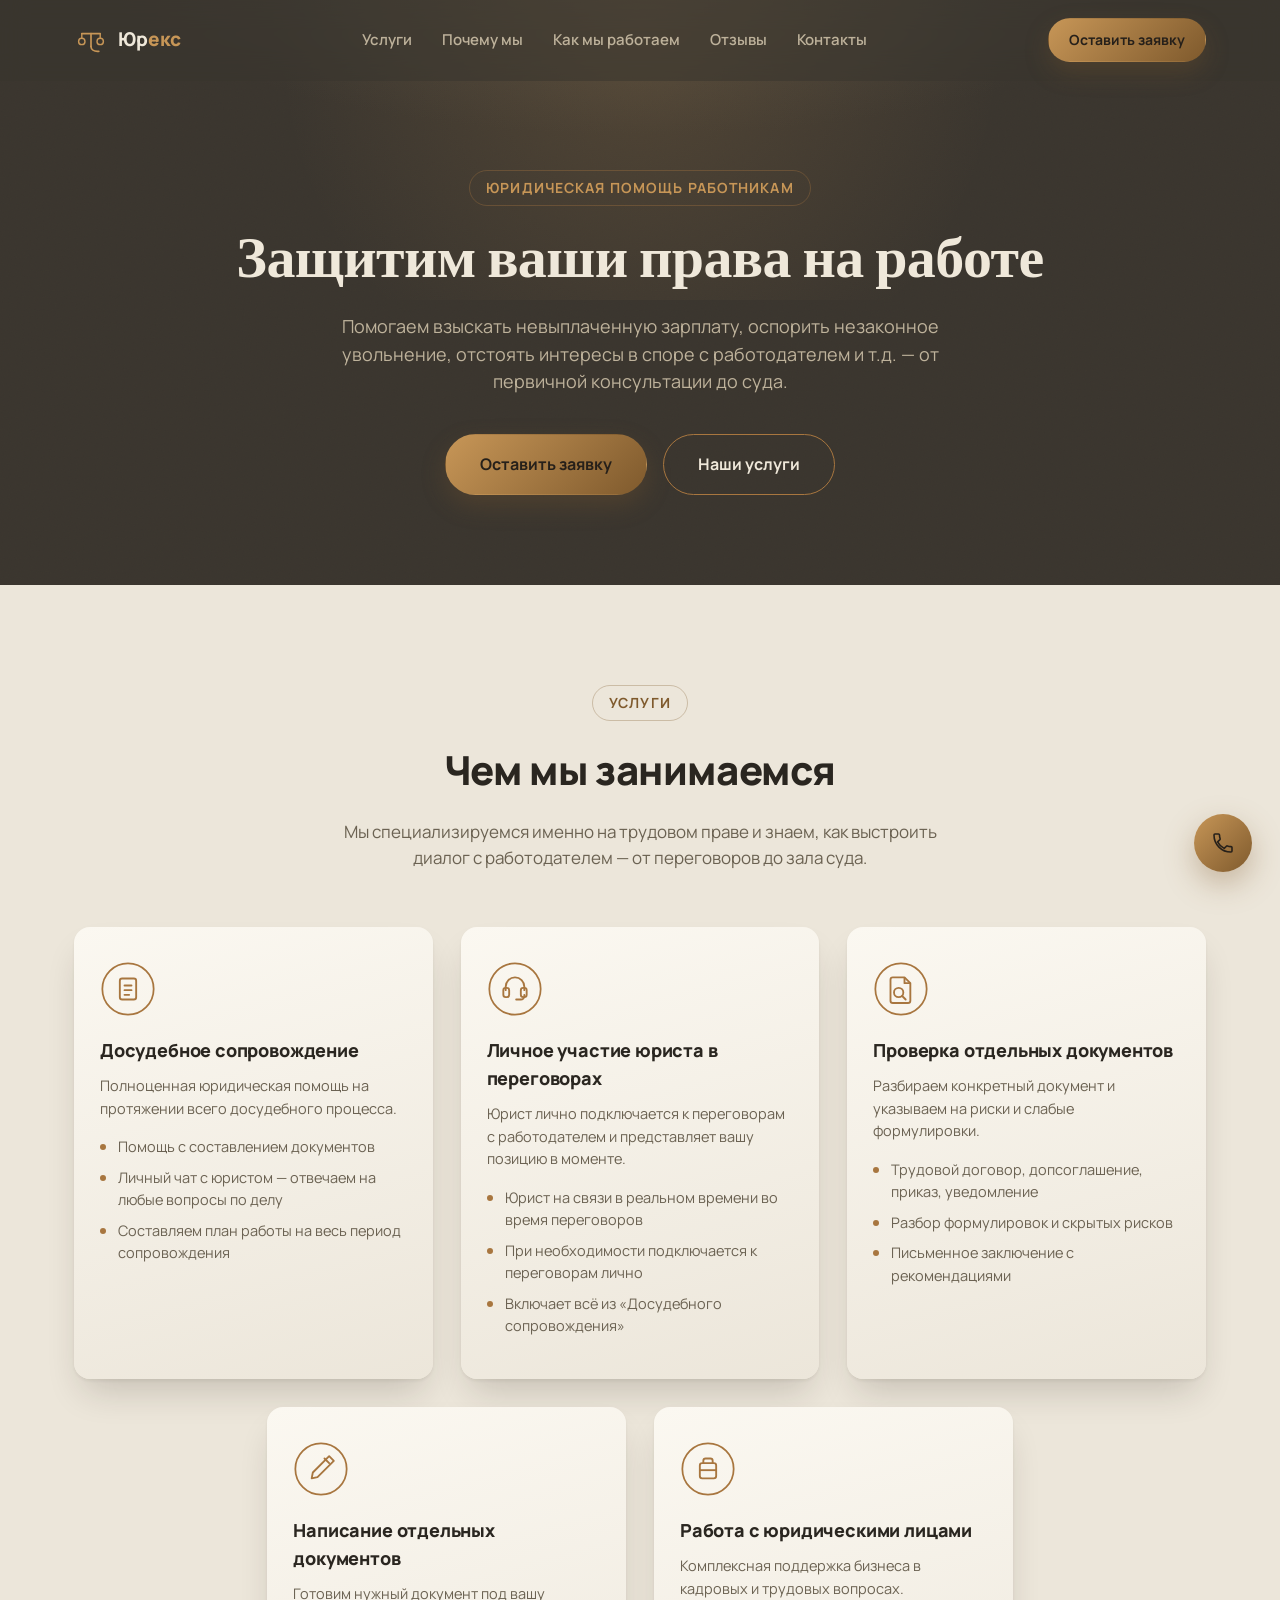
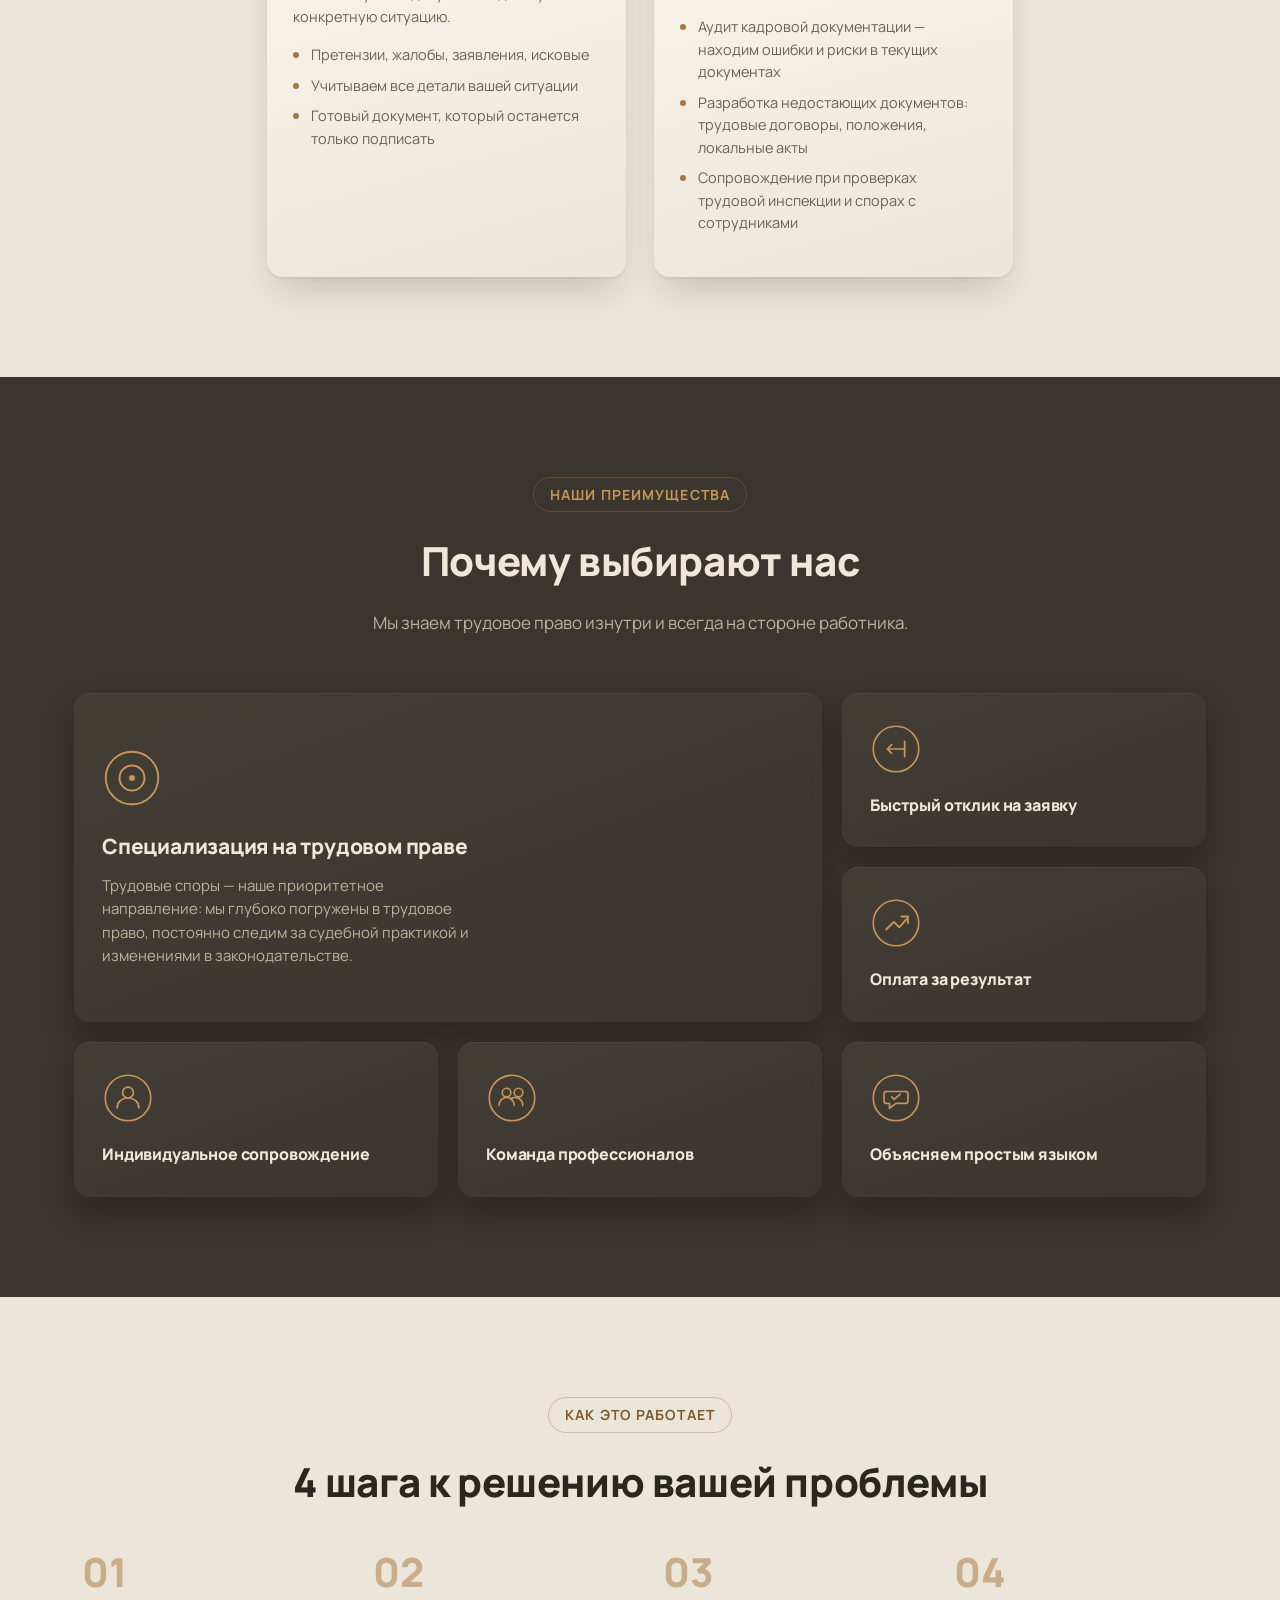
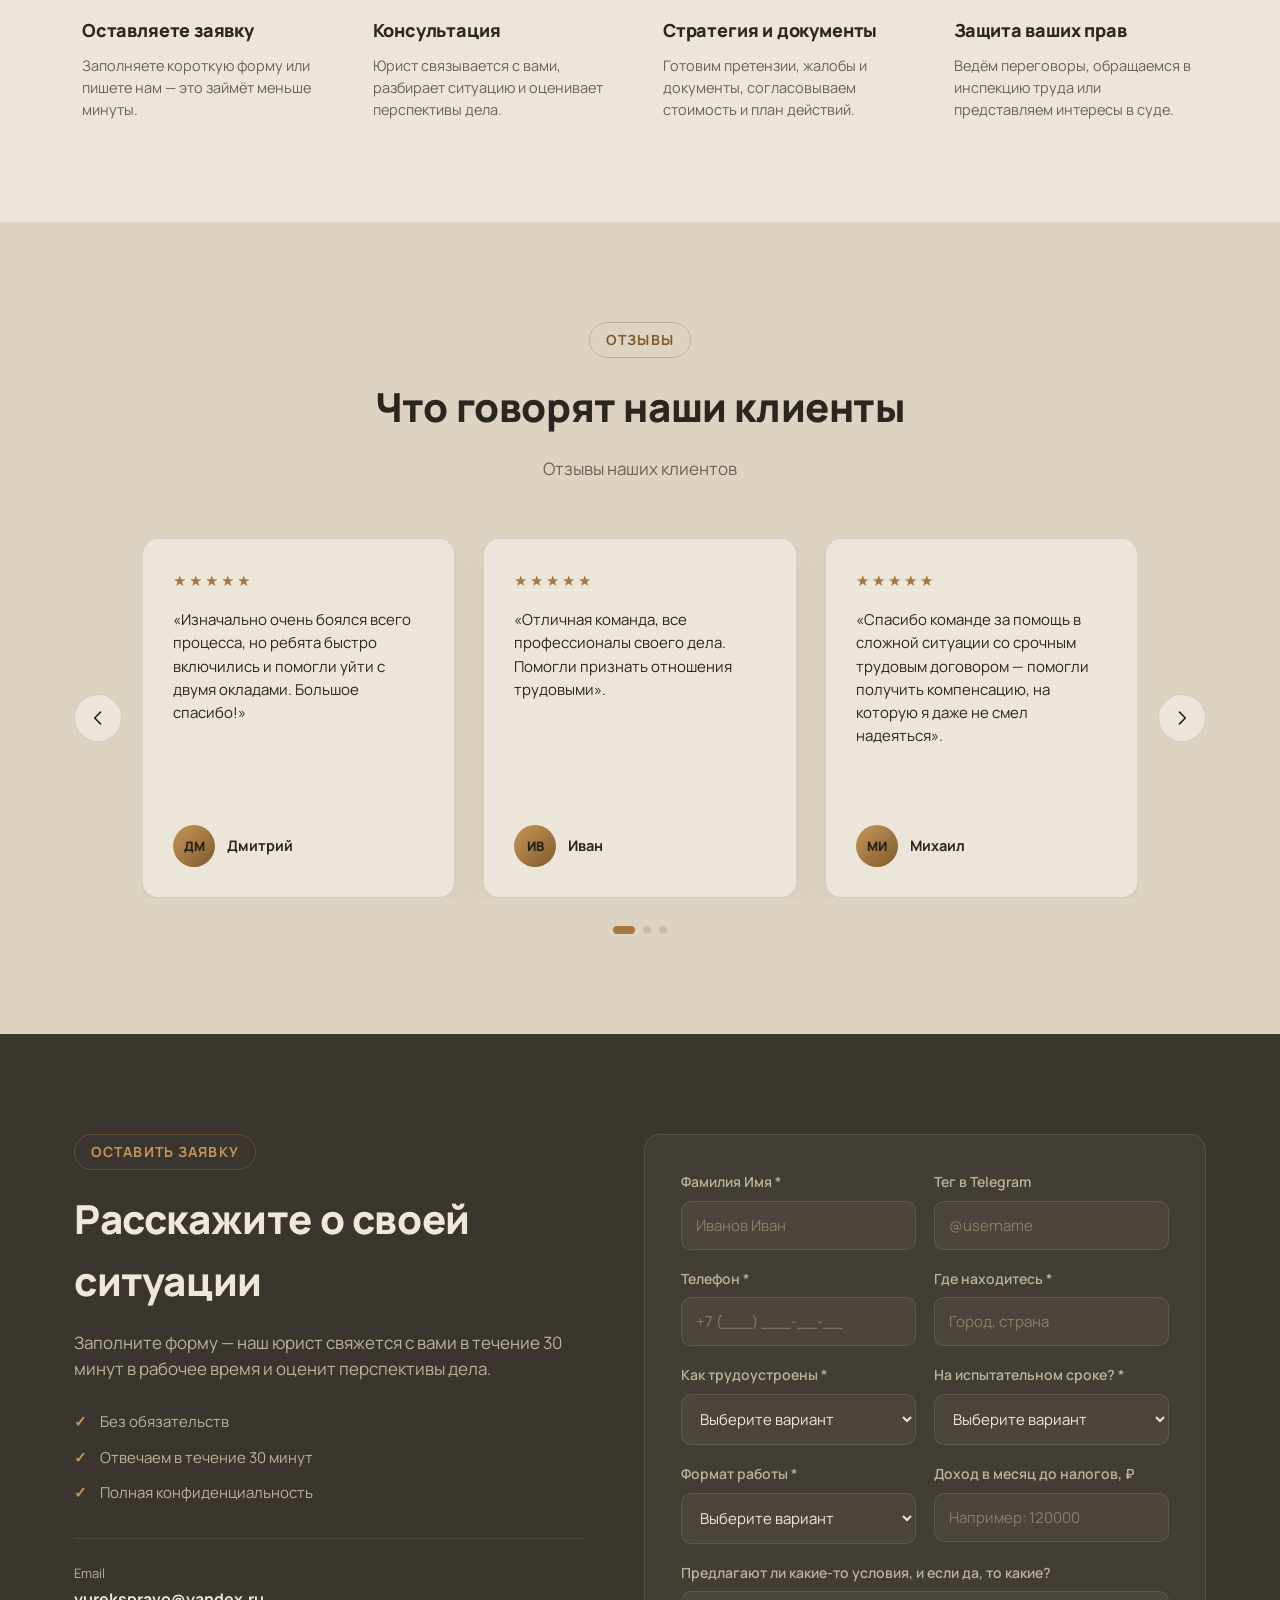
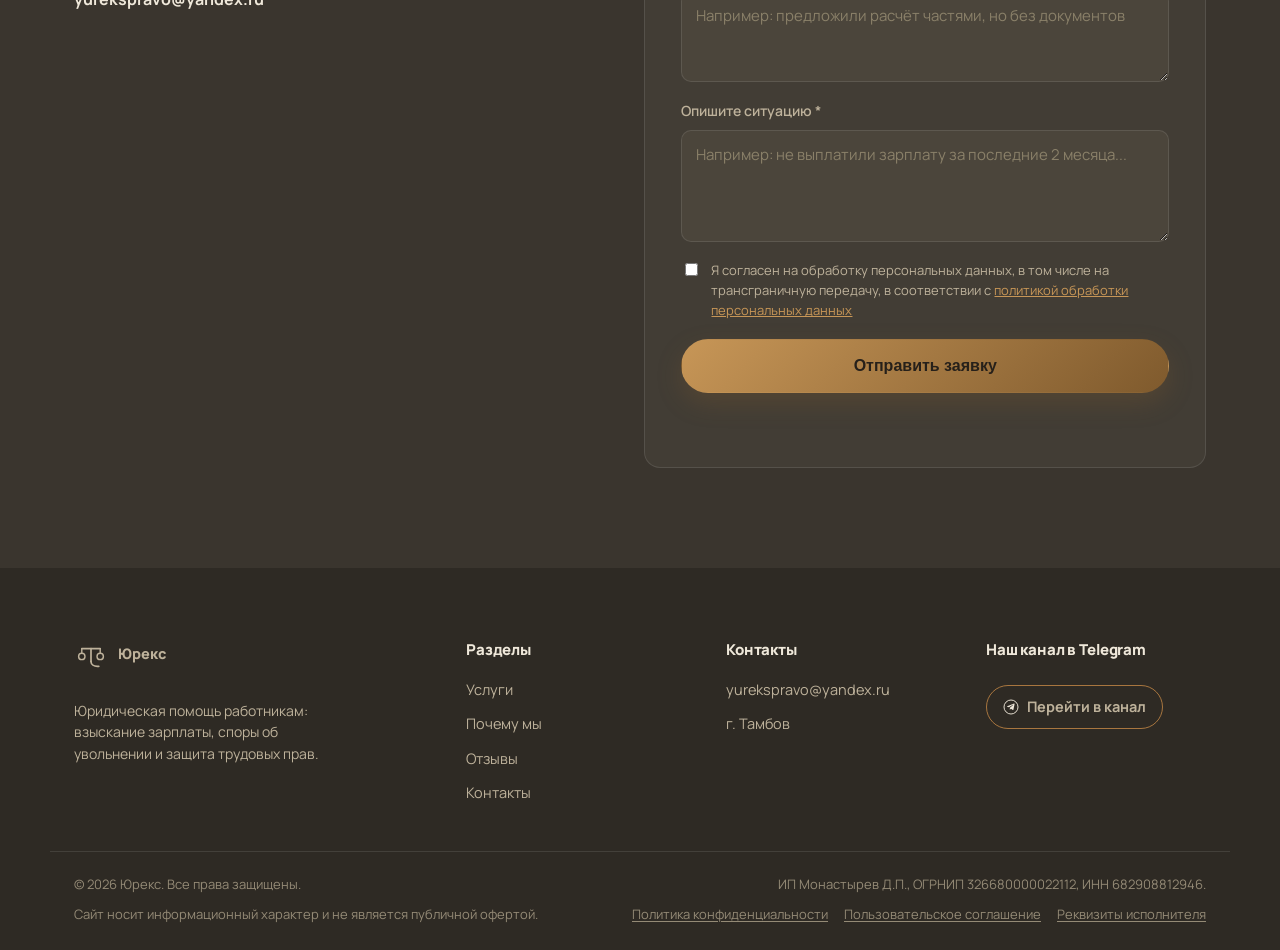
<file: index.html>
<!DOCTYPE html>
<html lang="ru">
<head>
<meta charset="UTF-8">
<!-- Yandex.Metrika counter -->
<script type="text/javascript">
    (function(m,e,t,r,i,k,a){
        m[i]=m[i]||function(){(m[i].a=m[i].a||[]).push(arguments)};
        m[i].l=1*new Date();
        for (var j = 0; j < document.scripts.length; j++) {if (document.scripts[j].src === r) { return; }}
        k=e.createElement(t),a=e.getElementsByTagName(t)[0],k.async=1,k.src=r,a.parentNode.insertBefore(k,a)
    })(window, document,'script','https://mc.yandex.ru/metrika/tag.js?id=111351602', 'ym');

    ym(111351602, 'init', {ssr:true, webvisor:true, clickmap:true, ecommerce:"dataLayer", referrer: document.referrer, url: location.href, accurateTrackBounce:true, trackLinks:true});
</script>
<noscript><div><img src="https://mc.yandex.ru/watch/111351602" style="position:absolute; left:-9999px;" alt="" /></div></noscript>
<!-- /Yandex.Metrika counter -->
<meta name="viewport" content="width=device-width, initial-scale=1.0">
<meta name="color-scheme" content="light">
<title>Юрекс — юридическая помощь в трудовых спорах</title>
<meta name="description" content="Помогаем вернуть невыплаченную зарплату, оспорить незаконное увольнение и защитить трудовые права.">
<link rel="icon" href="assets/favicon.svg" type="image/svg+xml">
<link rel="preconnect" href="https://fonts.googleapis.com">
<link rel="preconnect" href="https://fonts.gstatic.com" crossorigin>
<link href="https://fonts.googleapis.com/css2?family=Manrope:wght@400;500;600;700;800&family=Fraunces:opsz,wght@9..144,500..700&display=swap" rel="stylesheet">
<link rel="stylesheet" href="css/styles.css">
</head>
<body>

<!-- ===== HEADER ===== -->
<header class="header" id="header">
  <div class="container header__inner">
    <a href="#top" class="logo">
      <span class="logo__badge">
        <svg viewBox="0 0 48 48" fill="none" aria-hidden="true">
          <path d="M11 15h26" stroke="currentColor" stroke-width="2.4" stroke-linecap="round"/>
          <path d="M24 15v18" stroke="currentColor" stroke-width="2.4" stroke-linecap="round"/>
          <path d="M11 15v6" stroke="currentColor" stroke-width="2" stroke-linecap="round"/>
          <circle cx="11" cy="26" r="4.5" stroke="currentColor" stroke-width="2"/>
          <path d="M37 15v6" stroke="currentColor" stroke-width="2" stroke-linecap="round"/>
          <circle cx="37" cy="26" r="4.5" stroke="currentColor" stroke-width="2"/>
          <path d="M24 33c0 4.5 4.5 7 9 7h2" stroke="currentColor" stroke-width="2.4" stroke-linecap="round" stroke-linejoin="round"/>
        </svg>
      </span>
      <span class="logo__text">Юр<span class="accent-text">екс</span></span>
    </a>

    <nav class="nav" id="nav">
      <a href="#services" class="nav__link">Услуги</a>
      <a href="#why-us" class="nav__link">Почему мы</a>
      <a href="#process" class="nav__link">Как мы работаем</a>
      <a href="#reviews" class="nav__link">Отзывы</a>
      <a href="#contact" class="nav__link">Контакты</a>
    </nav>

    <div class="header__actions">
      <a href="#contact" class="btn btn--primary btn--sm">Оставить заявку</a>
      <button class="burger" id="burger" aria-label="Открыть меню">
        <span></span><span></span><span></span>
      </button>
    </div>
  </div>
</header>

<main id="top">

  <!-- ===== HERO ===== -->
  <section class="hero">
    <div class="hero__glow"></div>
    <div class="container hero__inner">
      <p class="eyebrow reveal">Юридическая помощь работникам</p>
      <h1 class="hero__title reveal">Защитим ваши права на работе</h1>
      <p class="hero__subtitle reveal">Помогаем взыскать невыплаченную зарплату, оспорить незаконное увольнение, отстоять интересы в споре с работодателем и т.д. — от первичной консультации до суда.</p>
      <div class="hero__actions reveal">
        <a href="#contact" class="btn btn--primary btn--lg">Оставить заявку</a>
        <a href="#services" class="btn btn--outline btn--lg">Наши услуги</a>
      </div>
    </div>
  </section>

  <!-- ===== SERVICES ===== -->
  <section class="section section--light" id="services">
    <div class="container">
      <p class="eyebrow eyebrow--dark reveal">Услуги</p>
      <h2 class="section__title reveal">Чем мы занимаемся</h2>
      <p class="section__subtitle reveal">Мы специализируемся именно на трудовом праве и знаем, как выстроить диалог с работодателем — от переговоров до зала суда.</p>

      <div class="grid grid--3 services-grid">

        <div class="card reveal">
          <div class="card__icon">
            <svg viewBox="0 0 48 48" fill="none"><circle cx="24" cy="24" r="22" stroke="currentColor" stroke-width="1.5"/><path d="M19 15h10a2 2 0 0 1 2 2v14a2 2 0 0 1-2 2H19a2 2 0 0 1-2-2V17a2 2 0 0 1 2-2Z" stroke="currentColor" stroke-width="1.6" stroke-linejoin="round"/><path d="M21 21h6M21 25h6M21 29h4" stroke="currentColor" stroke-width="1.6" stroke-linecap="round"/></svg>
          </div>
          <h3 class="card__title">Досудебное сопровождение</h3>
          <p class="card__desc">Полноценная юридическая помощь на протяжении всего досудебного процесса.</p>
          <ul class="card__list">
            <li>Помощь с составлением документов</li>
            <li>Личный чат с юристом — отвечаем на любые вопросы по делу</li>
            <li>Составляем план работы на весь период сопровождения</li>
          </ul>
        </div>

        <div class="card reveal">
          <div class="card__icon">
            <svg viewBox="0 0 48 48" fill="none"><circle cx="24" cy="24" r="22" stroke="currentColor" stroke-width="1.5"/><path d="M16 25v-3a8 8 0 0 1 16 0v3" stroke="currentColor" stroke-width="1.6" stroke-linecap="round"/><path d="M14 25a2 2 0 0 1 2-2h1a2 2 0 0 1 2 2v4a2 2 0 0 1-2 2h-1a2 2 0 0 1-2-2v-4ZM29 25a2 2 0 0 1 2-2h1a2 2 0 0 1 2 2v4a2 2 0 0 1-2 2h-1a2 2 0 0 1-2-2v-4Z" stroke="currentColor" stroke-width="1.6"/><path d="M32 29v1a3 3 0 0 1-3 3h-4" stroke="currentColor" stroke-width="1.6" stroke-linecap="round"/></svg>
          </div>
          <h3 class="card__title">Личное участие юриста в переговорах</h3>
          <p class="card__desc">Юрист лично подключается к переговорам с работодателем и представляет вашу позицию в моменте.</p>
          <ul class="card__list">
            <li>Юрист на связи в реальном времени во время переговоров</li>
            <li>При необходимости подключается к переговорам лично</li>
            <li>Включает всё из «Досудебного сопровождения»</li>
          </ul>
        </div>

        <div class="card reveal">
          <div class="card__icon">
            <svg viewBox="0 0 48 48" fill="none"><circle cx="24" cy="24" r="22" stroke="currentColor" stroke-width="1.5"/><path d="M17 14h10l5 5v15a2 2 0 0 1-2 2H17a2 2 0 0 1-2-2V16a2 2 0 0 1 2-2Z" stroke="currentColor" stroke-width="1.6" stroke-linejoin="round"/><path d="M27 14v5h5" stroke="currentColor" stroke-width="1.6" stroke-linejoin="round"/><circle cx="22" cy="27" r="4" stroke="currentColor" stroke-width="1.6"/><path d="M25 30l3 3" stroke="currentColor" stroke-width="1.6" stroke-linecap="round"/></svg>
          </div>
          <h3 class="card__title">Проверка отдельных документов</h3>
          <p class="card__desc">Разбираем конкретный документ и указываем на риски и слабые формулировки.</p>
          <ul class="card__list">
            <li>Трудовой договор, допсоглашение, приказ, уведомление</li>
            <li>Разбор формулировок и скрытых рисков</li>
            <li>Письменное заключение с рекомендациями</li>
          </ul>
        </div>

        <div class="card reveal">
          <div class="card__icon">
            <svg viewBox="0 0 48 48" fill="none"><circle cx="24" cy="24" r="22" stroke="currentColor" stroke-width="1.5"/><path d="M16 32l1-5 14-14 4 4-14 14-5 1Z" stroke="currentColor" stroke-width="1.6" stroke-linejoin="round"/><path d="M27 15l4 4" stroke="currentColor" stroke-width="1.6" stroke-linecap="round"/></svg>
          </div>
          <h3 class="card__title">Написание отдельных документов</h3>
          <p class="card__desc">Готовим нужный документ под вашу конкретную ситуацию.</p>
          <ul class="card__list">
            <li>Претензии, жалобы, заявления, исковые</li>
            <li>Учитываем все детали вашей ситуации</li>
            <li>Готовый документ, который останется только подписать</li>
          </ul>
        </div>

        <div class="card reveal">
          <div class="card__icon">
            <svg viewBox="0 0 48 48" fill="none"><circle cx="24" cy="24" r="22" stroke="currentColor" stroke-width="1.5"/><path d="M17 21a2 2 0 0 1 2-2h10a2 2 0 0 1 2 2v9a2 2 0 0 1-2 2H19a2 2 0 0 1-2-2v-9Z" stroke="currentColor" stroke-width="1.6" stroke-linejoin="round"/><path d="M20 19v-2a2 2 0 0 1 2-2h4a2 2 0 0 1 2 2v2" stroke="currentColor" stroke-width="1.6"/><path d="M17 25h14" stroke="currentColor" stroke-width="1.6"/></svg>
          </div>
          <h3 class="card__title">Работа с юридическими лицами</h3>
          <p class="card__desc">Комплексная поддержка бизнеса в кадровых и трудовых вопросах.</p>
          <ul class="card__list">
            <li>Аудит кадровой документации — находим ошибки и риски в текущих документах</li>
            <li>Разработка недостающих документов: трудовые договоры, положения, локальные акты</li>
            <li>Сопровождение при проверках трудовой инспекции и спорах с сотрудниками</li>
          </ul>
        </div>

      </div>

    </div>
  </section>

  <!-- ===== WHY US ===== -->
  <section class="section section--dark" id="why-us">
    <div class="container">
      <p class="eyebrow reveal">Наши преимущества</p>
      <h2 class="section__title section__title--light reveal">Почему выбирают нас</h2>
      <p class="section__subtitle section__subtitle--light reveal">Мы знаем трудовое право изнутри и всегда на стороне работника.</p>

      <div class="whyus-bento">
        <div class="whyus-tile whyus-tile--lg reveal">
          <div class="whyus-tile__icon">
            <svg viewBox="0 0 48 48" fill="none"><circle cx="24" cy="24" r="21" stroke="currentColor" stroke-width="1.5"/><circle cx="24" cy="24" r="10" stroke="currentColor" stroke-width="1.6"/><circle cx="24" cy="24" r="2.4" fill="currentColor"/></svg>
          </div>
          <h3>Специализация на трудовом праве</h3>
          <p>Трудовые споры — наше приоритетное направление: мы глубоко погружены в трудовое право, постоянно следим за судебной практикой и изменениями в законодательстве.</p>
        </div>

        <div class="whyus-tile reveal">
          <div class="whyus-tile__icon">
            <svg viewBox="0 0 48 48" fill="none"><circle cx="24" cy="24" r="21" stroke="currentColor" stroke-width="1.5"/><path d="M16 24h16M16 24l4-4M16 24l4 4" stroke="currentColor" stroke-width="1.6" stroke-linecap="round" stroke-linejoin="round"/><path d="M32 17v14" stroke="currentColor" stroke-width="1.6" stroke-linecap="round"/></svg>
          </div>
          <h3>Быстрый отклик на заявку</h3>
        </div>

        <div class="whyus-tile reveal">
          <div class="whyus-tile__icon">
            <svg viewBox="0 0 48 48" fill="none"><circle cx="24" cy="24" r="21" stroke="currentColor" stroke-width="1.5"/><path d="M15 30l7-7 5 5 8-9" stroke="currentColor" stroke-width="1.7" stroke-linecap="round" stroke-linejoin="round"/><path d="M29 18h6v6" stroke="currentColor" stroke-width="1.7" stroke-linecap="round" stroke-linejoin="round"/></svg>
          </div>
          <h3>Оплата за результат</h3>
        </div>

        <div class="whyus-tile reveal">
          <div class="whyus-tile__icon">
            <svg viewBox="0 0 48 48" fill="none"><circle cx="24" cy="24" r="21" stroke="currentColor" stroke-width="1.5"/><circle cx="24" cy="19" r="5" stroke="currentColor" stroke-width="1.6"/><path d="M14 33c0-5.5 4.5-9 10-9s10 3.5 10 9" stroke="currentColor" stroke-width="1.6" stroke-linecap="round"/></svg>
          </div>
          <h3>Индивидуальное сопровождение</h3>
        </div>

        <div class="whyus-tile reveal">
          <div class="whyus-tile__icon">
            <svg viewBox="0 0 48 48" fill="none"><circle cx="24" cy="24" r="21" stroke="currentColor" stroke-width="1.5"/><circle cx="19" cy="19" r="4" stroke="currentColor" stroke-width="1.5"/><path d="M12 31c0-4.5 3.5-7.5 7-7.5s7 3 7 7.5" stroke="currentColor" stroke-width="1.5" stroke-linecap="round"/><circle cx="30" cy="19" r="4" stroke="currentColor" stroke-width="1.5"/><path d="M23.5 24.3c1-.5 2.2-.8 3.5-.8 3.5 0 7 3 7 7.5" stroke="currentColor" stroke-width="1.5" stroke-linecap="round"/></svg>
          </div>
          <h3>Команда профессионалов</h3>
        </div>

        <div class="whyus-tile reveal">
          <div class="whyus-tile__icon">
            <svg viewBox="0 0 48 48" fill="none"><circle cx="24" cy="24" r="21" stroke="currentColor" stroke-width="1.5"/><path d="M15 18h18a2 2 0 0 1 2 2v7a2 2 0 0 1-2 2h-9l-6 4.5V29h-3a2 2 0 0 1-2-2v-7a2 2 0 0 1 2-2Z" stroke="currentColor" stroke-width="1.6" stroke-linejoin="round"/><path d="M20 23l2.3 2.3L28 20.5" stroke="currentColor" stroke-width="1.6" stroke-linecap="round" stroke-linejoin="round"/></svg>
          </div>
          <h3>Объясняем простым языком</h3>
        </div>
      </div>
    </div>
  </section>

  <!-- ===== PROCESS ===== -->
  <section class="section section--light" id="process">
    <div class="container">
      <p class="eyebrow eyebrow--dark reveal">Как это работает</p>
      <h2 class="section__title reveal">4 шага к решению вашей проблемы</h2>

      <div class="process">
        <div class="process__step reveal">
          <span class="process__num">01</span>
          <h3>Оставляете заявку</h3>
          <p>Заполняете короткую форму или пишете нам — это займёт меньше минуты.</p>
        </div>
        <div class="process__step reveal">
          <span class="process__num">02</span>
          <h3>Консультация</h3>
          <p>Юрист связывается с вами, разбирает ситуацию и оценивает перспективы дела.</p>
        </div>
        <div class="process__step reveal">
          <span class="process__num">03</span>
          <h3>Стратегия и документы</h3>
          <p>Готовим претензии, жалобы и документы, согласовываем стоимость и план действий.</p>
        </div>
        <div class="process__step reveal">
          <span class="process__num">04</span>
          <h3>Защита ваших прав</h3>
          <p>Ведём переговоры, обращаемся в инспекцию труда или представляем интересы в суде.</p>
        </div>
      </div>
    </div>
  </section>

  <!-- ===== REVIEWS ===== -->
  <section class="section section--muted" id="reviews">
    <div class="container">
      <p class="eyebrow eyebrow--dark reveal">Отзывы</p>
      <h2 class="section__title reveal">Что говорят наши клиенты</h2>
      <p class="section__subtitle reveal">Отзывы наших клиентов</p>

      <div class="reviews-carousel reveal">
        <button type="button" class="reviews-carousel__arrow reviews-carousel__arrow--prev" id="reviewsPrev" aria-label="Предыдущие отзывы">
          <svg viewBox="0 0 24 24" fill="none"><path d="M15 5l-7 7 7 7" stroke="currentColor" stroke-width="2" stroke-linecap="round" stroke-linejoin="round"/></svg>
        </button>

        <div class="reviews-carousel__viewport">
          <div class="reviews-carousel__track" id="reviewsTrack">
            <div class="review-card">
              <div class="review-card__stars">★★★★★</div>
              <p class="review-card__text">«Изначально очень боялся всего процесса, но ребята быстро включились и помогли уйти с двумя окладами. Большое спасибо!»</p>
              <div class="review-card__author">
                <div class="review-card__avatar">ДМ</div>
                <div class="review-card__name">Дмитрий</div>
              </div>
            </div>

            <div class="review-card">
              <div class="review-card__stars">★★★★★</div>
              <p class="review-card__text">«Отличная команда, все профессионалы своего дела. Помогли признать отношения трудовыми».</p>
              <div class="review-card__author">
                <div class="review-card__avatar">ИВ</div>
                <div class="review-card__name">Иван</div>
              </div>
            </div>

            <div class="review-card">
              <div class="review-card__stars">★★★★★</div>
              <p class="review-card__text">«Спасибо команде за помощь в сложной ситуации со срочным трудовым договором — помогли получить компенсацию, на которую я даже не смел надеяться».</p>
              <div class="review-card__author">
                <div class="review-card__avatar">МИ</div>
                <div class="review-card__name">Михаил</div>
              </div>
            </div>

            <div class="review-card">
              <div class="review-card__stars">★★★★★</div>
              <p class="review-card__text">«Спасибо огромное ребятам. Всегда помогали, выходили на переговоры и объяснили всё понятным языком».</p>
              <div class="review-card__author">
                <div class="review-card__avatar">ДМ</div>
                <div class="review-card__name">Дмитрий</div>
              </div>
            </div>

            <div class="review-card">
              <div class="review-card__stars">★★★★★</div>
              <p class="review-card__text">«Всё прошло на ура. Пацаны хорошо шарят именно в вайти, за это отдельно респект».</p>
              <div class="review-card__author">
                <div class="review-card__avatar">ГЕ</div>
                <div class="review-card__name">Георгий</div>
              </div>
            </div>
          </div>
        </div>

        <button type="button" class="reviews-carousel__arrow reviews-carousel__arrow--next" id="reviewsNext" aria-label="Следующие отзывы">
          <svg viewBox="0 0 24 24" fill="none"><path d="M9 5l7 7-7 7" stroke="currentColor" stroke-width="2" stroke-linecap="round" stroke-linejoin="round"/></svg>
        </button>
      </div>

      <div class="reviews-carousel__dots" id="reviewsDots"></div>
    </div>
  </section>

  <!-- ===== CONTACT / FORM ===== -->
  <section class="section section--dark" id="contact">
    <div class="container contact__inner">
      <div class="contact__info reveal">
        <p class="eyebrow">Оставить заявку</p>
        <h2 class="section__title section__title--light">Расскажите о своей ситуации</h2>
        <p class="section__subtitle section__subtitle--light">Заполните форму — наш юрист свяжется с вами в течение 30 минут в рабочее время и оценит перспективы дела.</p>

        <ul class="contact__points">
          <li>Без обязательств</li>
          <li>Отвечаем в течение 30 минут</li>
          <li>Полная конфиденциальность</li>
        </ul>

        <div class="contact__direct">
          <a href="mailto:yurekspravo@yandex.ru" class="contact__direct-item">
            <span class="contact__direct-label">Email</span>
            <span class="contact__direct-value">yurekspravo@yandex.ru</span>
          </a>
        </div>
      </div>

      <form class="form reveal" id="consultForm" novalidate>
        <div class="form__row">
          <label class="form__field">
            <span>Фамилия Имя *</span>
            <input type="text" name="full_name" required placeholder="Иванов Иван">
          </label>
          <label class="form__field">
            <span>Тег в Telegram</span>
            <input type="text" name="telegram_tag" placeholder="@username">
          </label>
        </div>

        <div class="form__row">
          <label class="form__field">
            <span>Телефон *</span>
            <input type="tel" name="phone" required placeholder="+7 (___) ___-__-__">
          </label>
          <label class="form__field">
            <span>Где находитесь *</span>
            <input type="text" name="location" required placeholder="Город, страна">
          </label>
        </div>

        <div class="form__row">
          <label class="form__field">
            <span>Как трудоустроены *</span>
            <select name="employment_type" required>
              <option value="" disabled selected>Выберите вариант</option>
              <option value="Трудовой договор">Трудовой договор</option>
              <option value="Самозанятость">Самозанятость</option>
              <option value="ИП">ИП</option>
              <option value="Другое">Другое</option>
            </select>
          </label>
          <label class="form__field">
            <span>На испытательном сроке? *</span>
            <select name="probation" required>
              <option value="" disabled selected>Выберите вариант</option>
              <option value="Да">Да</option>
              <option value="Нет">Нет</option>
            </select>
          </label>
        </div>

        <div class="form__row">
          <label class="form__field">
            <span>Формат работы *</span>
            <select name="work_format" required>
              <option value="" disabled selected>Выберите вариант</option>
              <option value="Офис">Офис</option>
              <option value="Удалёнка">Удалёнка</option>
              <option value="Гибрид">Гибрид</option>
            </select>
          </label>
          <label class="form__field">
            <span>Доход в месяц до налогов, ₽</span>
            <input type="number" name="income" min="0" step="1000" placeholder="Например: 120000">
          </label>
        </div>

        <label class="form__field">
          <span>Предлагают ли какие-то условия, и если да, то какие?</span>
          <textarea name="offered_conditions" rows="3" placeholder="Например: предложили расчёт частями, но без документов"></textarea>
        </label>

        <label class="form__field">
          <span>Опишите ситуацию *</span>
          <textarea name="situation" rows="4" required placeholder="Например: не выплатили зарплату за последние 2 месяца..."></textarea>
        </label>

        <!-- Honeypot anti-spam field, hidden from real users -->
        <input type="text" name="website" class="form__honeypot" tabindex="-1" autocomplete="off">

        <label class="form__checkbox">
          <input type="checkbox" name="consent" required>
          <span>Я согласен на обработку персональных данных, в том числе на трансграничную передачу, в соответствии с <a href="legal/privacy-policy.html" target="_blank" rel="noopener">политикой обработки персональных данных</a></span>
        </label>

        <button type="submit" class="btn btn--primary btn--lg btn--block">Отправить заявку</button>
        <p class="form__status" id="formStatus" role="status"></p>
      </form>
    </div>
  </section>

</main>

<!-- ===== FOOTER ===== -->
<footer class="footer">
  <div class="container footer__inner">
    <div class="footer__col">
      <a href="#top" class="logo logo--footer">
        <span class="logo__badge">
          <svg viewBox="0 0 48 48" fill="none" aria-hidden="true">
            <path d="M11 15h26" stroke="currentColor" stroke-width="2.4" stroke-linecap="round"/>
            <path d="M24 15v18" stroke="currentColor" stroke-width="2.4" stroke-linecap="round"/>
            <path d="M11 15v6" stroke="currentColor" stroke-width="2" stroke-linecap="round"/>
            <circle cx="11" cy="26" r="4.5" stroke="currentColor" stroke-width="2"/>
            <path d="M37 15v6" stroke="currentColor" stroke-width="2" stroke-linecap="round"/>
            <circle cx="37" cy="26" r="4.5" stroke="currentColor" stroke-width="2"/>
            <path d="M24 33c0 4.5 4.5 7 9 7h2" stroke="currentColor" stroke-width="2.4" stroke-linecap="round" stroke-linejoin="round"/>
          </svg>
        </span>
        <span class="logo__text">Юр<span class="accent-text">екс</span></span>
      </a>
      <p class="footer__desc">Юридическая помощь работникам: взыскание зарплаты, споры об увольнении и защита трудовых прав.</p>
    </div>

    <div class="footer__col">
      <h4>Разделы</h4>
      <a href="#services">Услуги</a>
      <a href="#why-us">Почему мы</a>
      <a href="#reviews">Отзывы</a>
      <a href="#contact">Контакты</a>
    </div>

    <div class="footer__col">
      <h4>Контакты</h4>
      <a href="mailto:yurekspravo@yandex.ru">yurekspravo@yandex.ru</a>
      <span>г. Тамбов</span>
    </div>

    <div class="footer__col">
      <div class="footer__telegram-group">
        <h4>Наш канал в Telegram</h4>
        <a href="https://t.me/yurekspravo" class="btn btn--outline footer__telegram-btn" target="_blank" rel="noopener noreferrer">
          <svg viewBox="0 0 24 24" fill="none" aria-hidden="true">
            <circle cx="12" cy="12" r="10.5" stroke="currentColor" stroke-width="1.4"/>
            <path d="M17.4 7.6 15.6 16c-.13.58-.48.72-.97.45l-2.68-1.98-1.29 1.24c-.14.14-.26.26-.53.26l.19-2.7 4.92-4.44c.21-.19-.05-.3-.33-.11l-6.08 3.83-2.62-.82c-.57-.18-.58-.57.12-.85l10.24-3.95c.48-.18.9.12.74.83Z" fill="currentColor"/>
          </svg>
          <span>Перейти в канал</span>
        </a>
      </div>
    </div>
  </div>
  <div class="container footer__bottom">
    <span>© <span id="year"></span> Юрекс. Все права защищены.</span>
    <span class="footer__note">ИП Монастырев Д.П., ОГРНИП 326680000022112, ИНН 682908812946.</span>
    <span class="footer__note">Сайт носит информационный характер и не является публичной офертой.</span>
    <span class="footer__legal-links">
      <a href="legal/privacy-policy.html">Политика конфиденциальности</a>
      <a href="legal/user-agreement.html">Пользовательское соглашение</a>
      <a href="legal/service-info.html">Реквизиты исполнителя</a>
    </span>
  </div>
</footer>

<a href="#contact" class="fab" aria-label="Заказать звонок">
  <svg viewBox="0 0 24 24" fill="none"><path d="M6.6 10.8c1.4 2.8 3.8 5.1 6.6 6.6l2.2-2.2c.3-.3.7-.4 1-.2 1.1.4 2.3.6 3.6.6.6 0 1 .4 1 1V20c0 .6-.4 1-1 1C10.5 21 3 13.5 3 4c0-.6.4-1 1-1h3.5c.6 0 1 .4 1 1 0 1.3.2 2.5.6 3.6.1.4 0 .8-.2 1L6.6 10.8Z" stroke="currentColor" stroke-width="1.6" stroke-linejoin="round"/></svg>
</a>

<script src="js/main.js"></script>
</body>
</html>
</file>
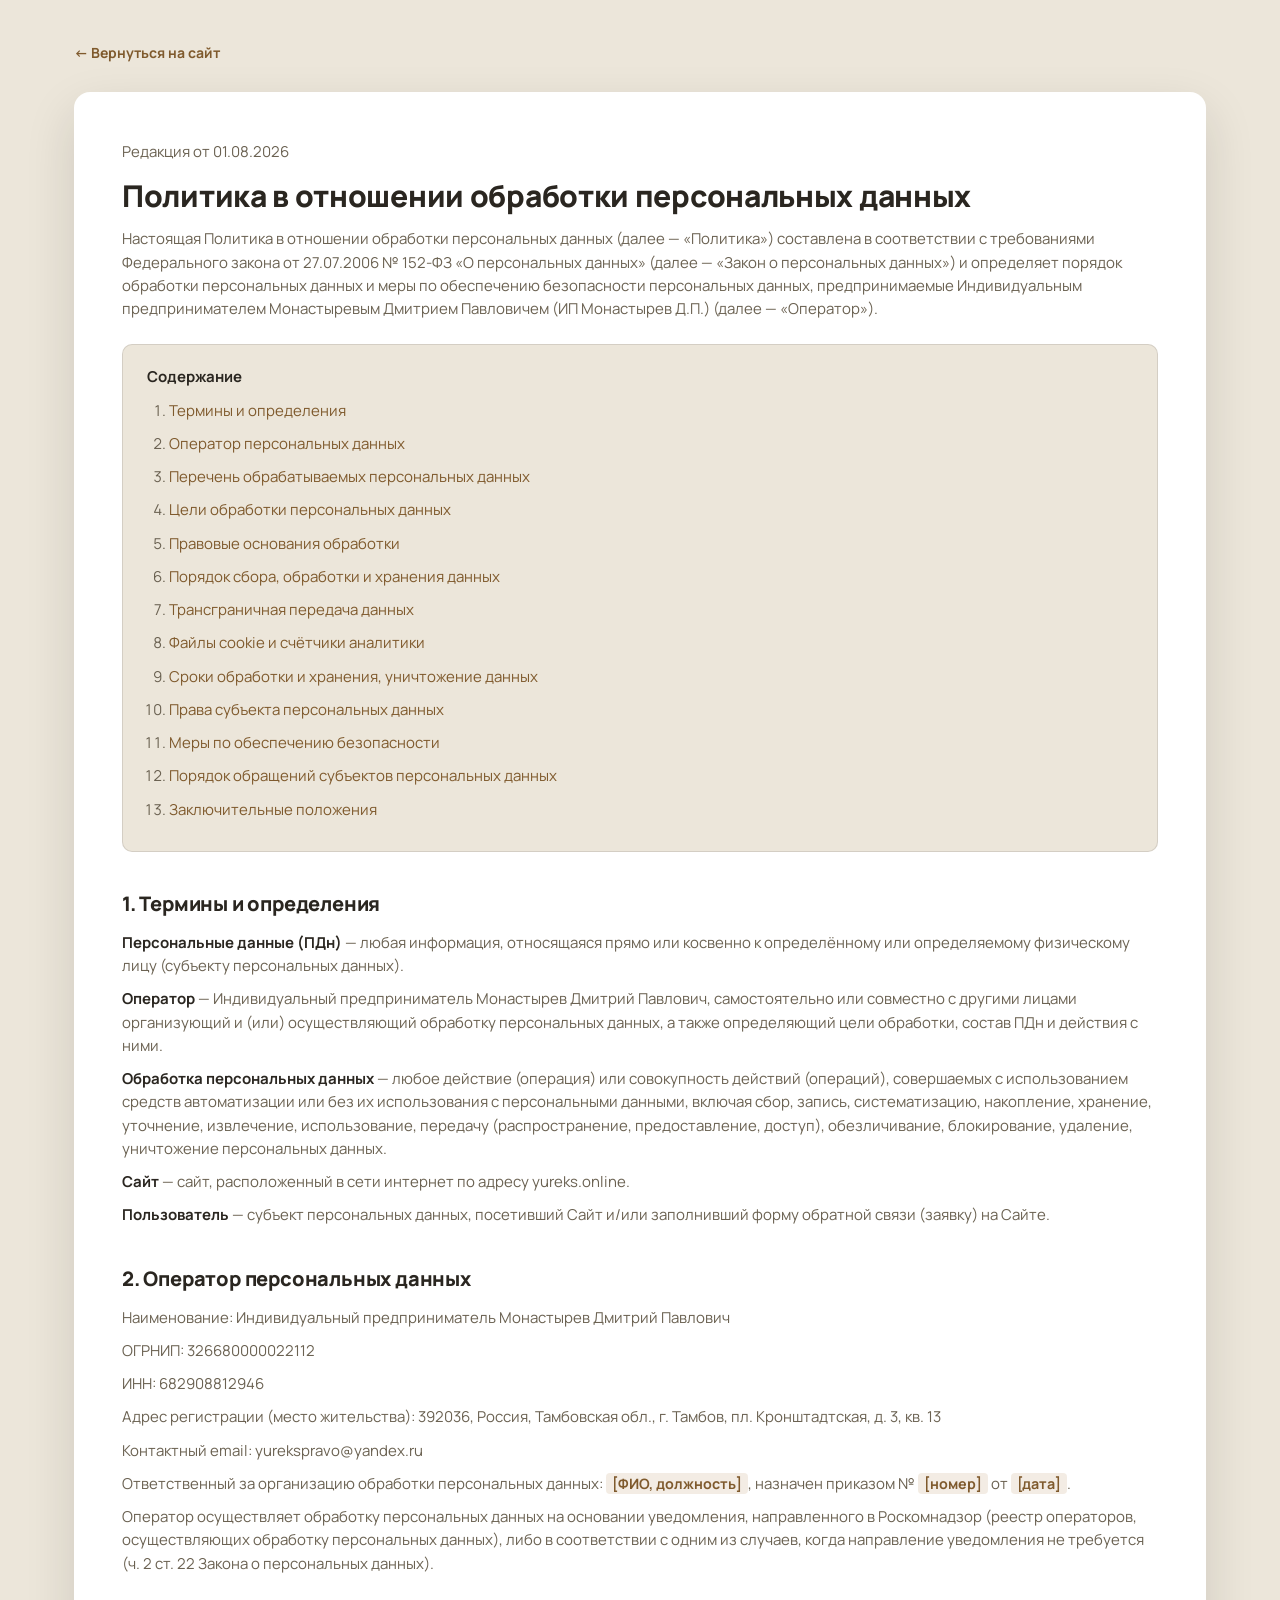
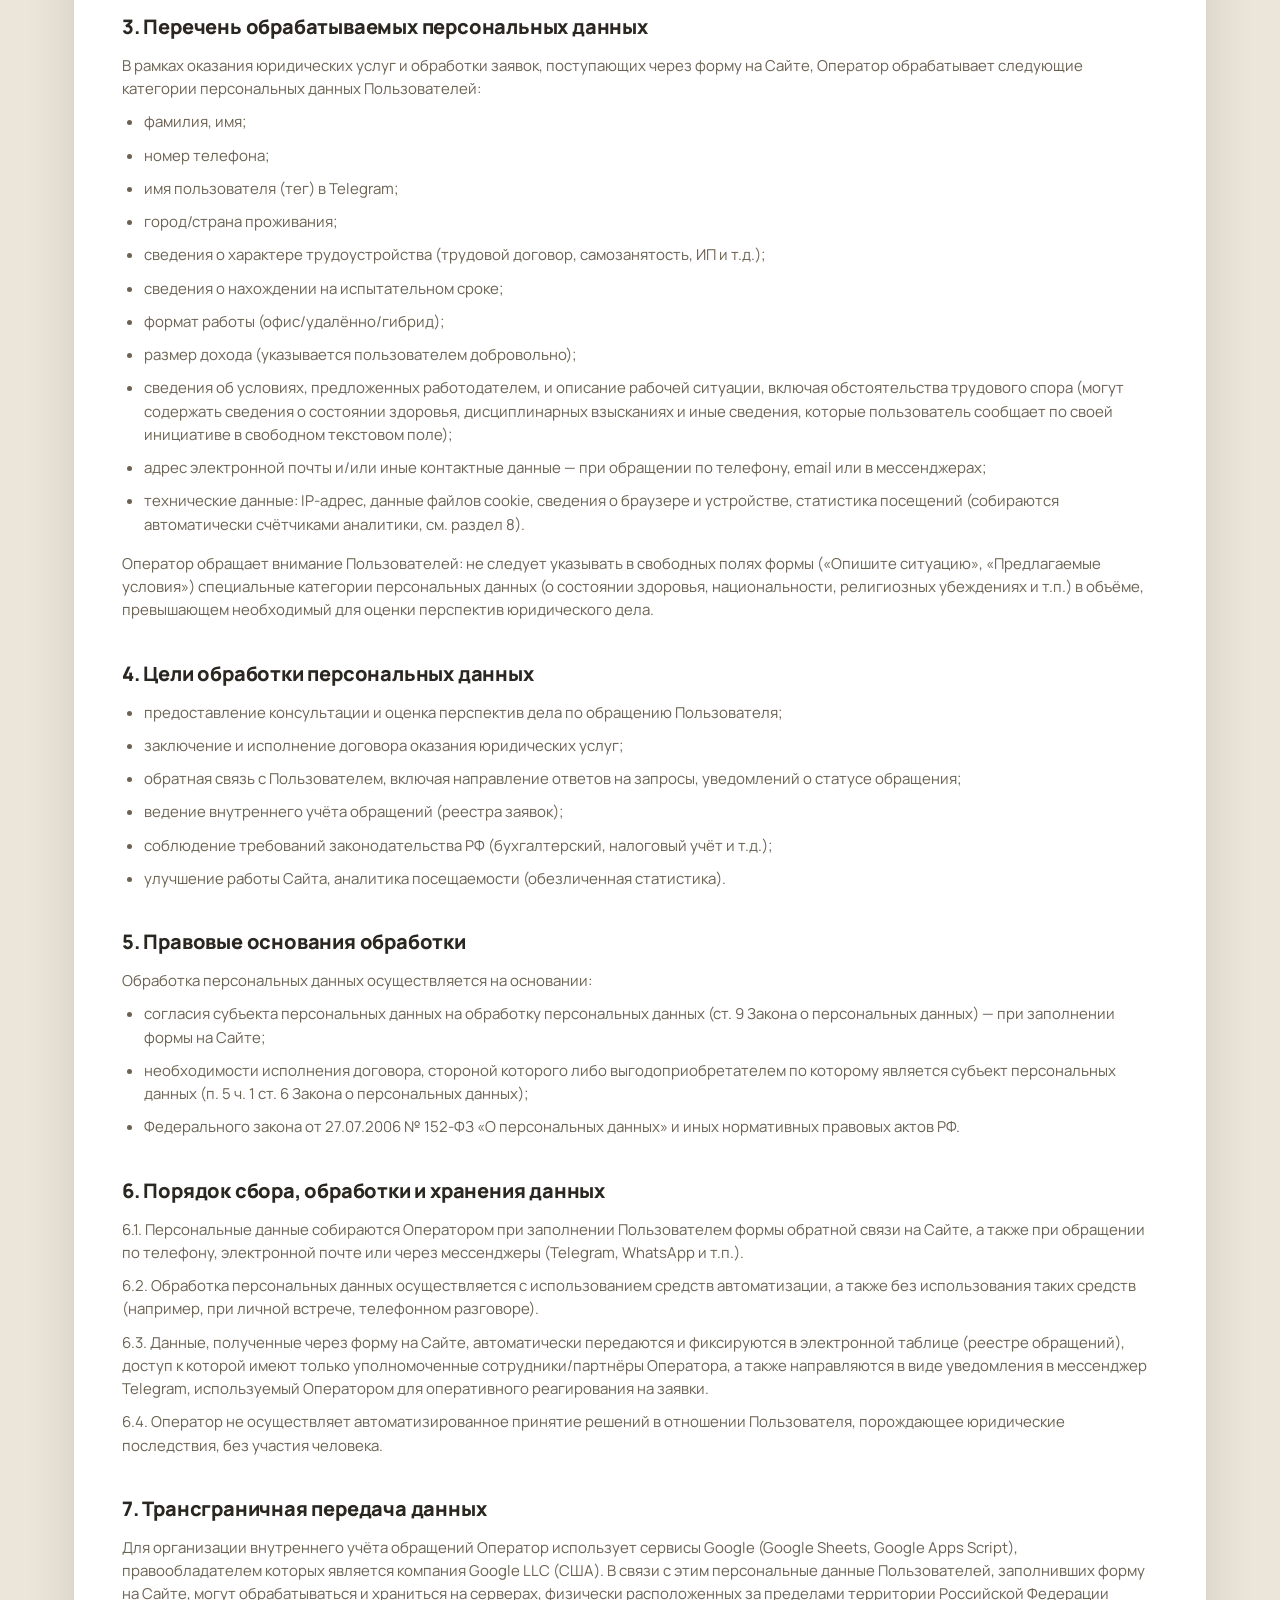
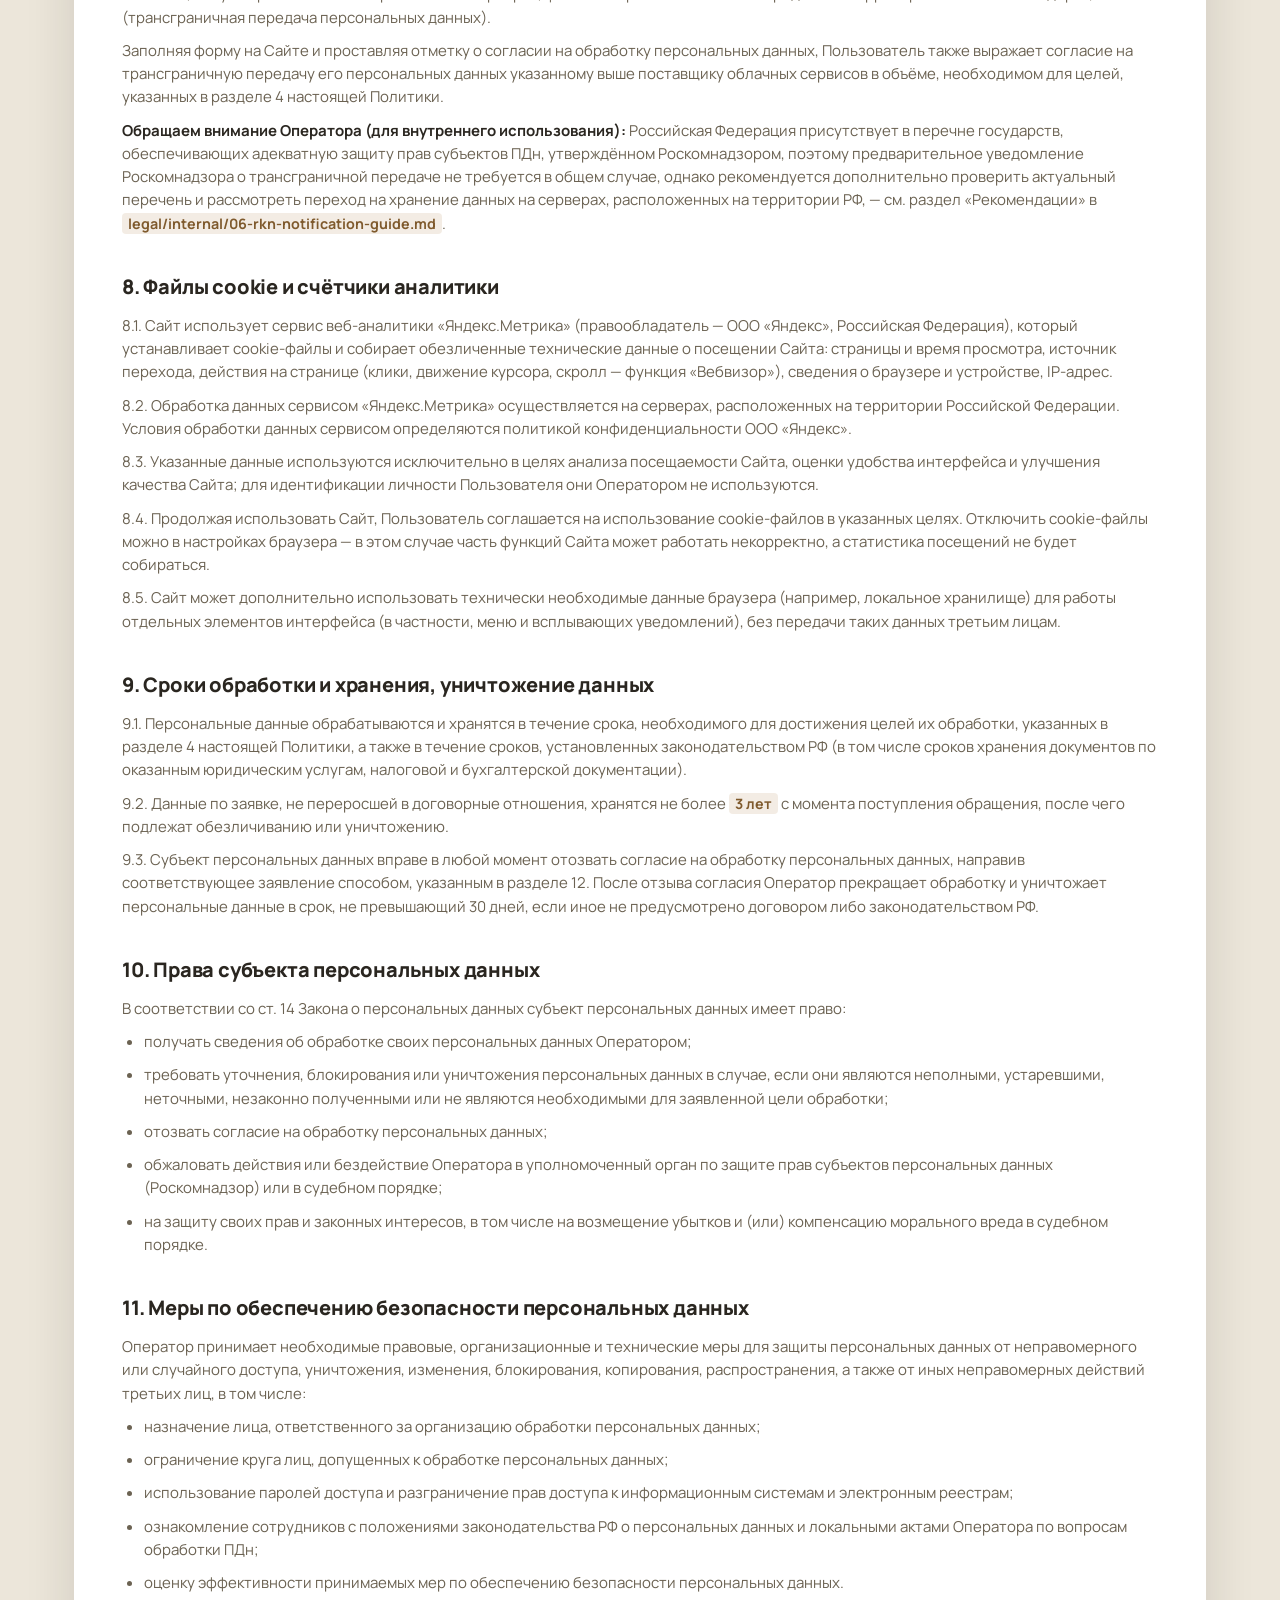
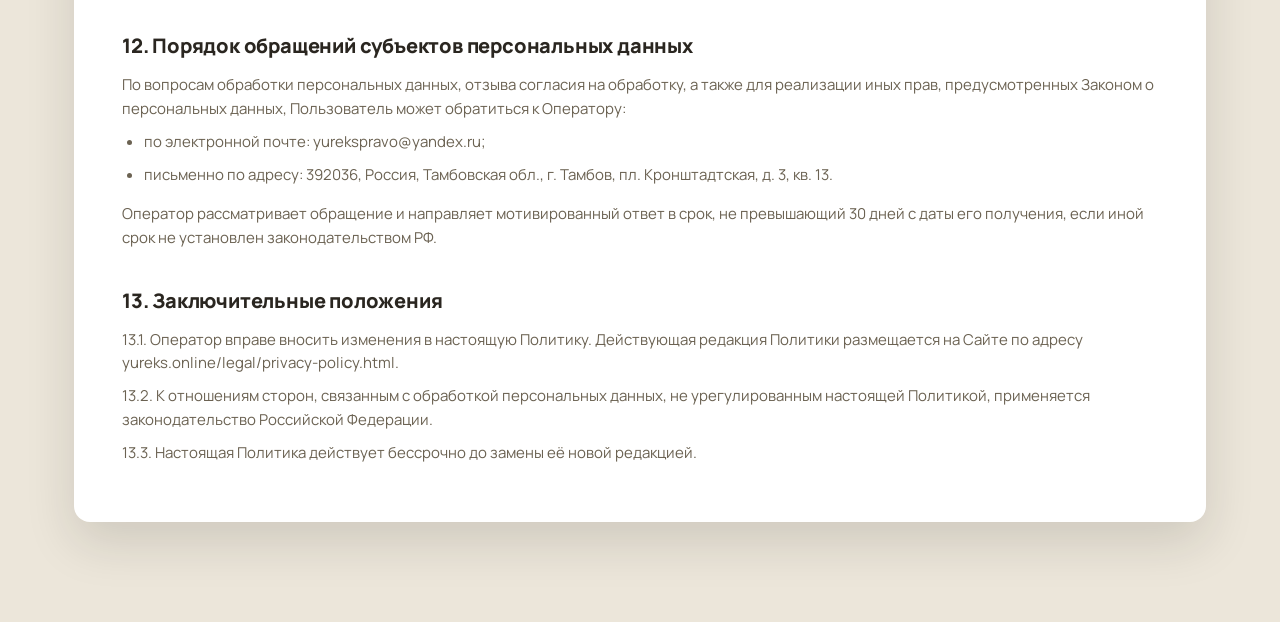
<file: legal/privacy-policy.html>
<!DOCTYPE html>
<html lang="ru">
<head>
<meta charset="UTF-8">
<meta name="viewport" content="width=device-width, initial-scale=1.0">
<meta name="color-scheme" content="light">
<title>Политика обработки персональных данных — Юрекс</title>
<meta name="robots" content="noindex">
<link rel="icon" href="../assets/favicon.svg" type="image/svg+xml">
<link href="https://fonts.googleapis.com/css2?family=Manrope:wght@400;500;600;700;800&display=swap" rel="stylesheet">
<link rel="stylesheet" href="../css/styles.css">
<link rel="stylesheet" href="../css/legal.css">
</head>
<body>

<section class="legal-page">
  <div class="container">
    <a href="../index.html#top" class="legal-back">← Вернуться на сайт</a>

    <article class="legal-doc">
      <p class="legal-doc__updated">Редакция от 01.08.2026</p>
      <h1>Политика в отношении обработки персональных данных</h1>
      <p>Настоящая Политика в отношении обработки персональных данных (далее — «Политика») составлена в соответствии с требованиями Федерального закона от 27.07.2006 № 152-ФЗ «О персональных данных» (далее — «Закон о персональных данных») и определяет порядок обработки персональных данных и меры по обеспечению безопасности персональных данных, предпринимаемые Индивидуальным предпринимателем Монастыревым Дмитрием Павловичем (ИП Монастырев Д.П.) (далее — «Оператор»).</p>

      <div class="legal-toc">
        <p>Содержание</p>
        <ol>
          <li><a href="#s1">Термины и определения</a></li>
          <li><a href="#s2">Оператор персональных данных</a></li>
          <li><a href="#s3">Перечень обрабатываемых персональных данных</a></li>
          <li><a href="#s4">Цели обработки персональных данных</a></li>
          <li><a href="#s5">Правовые основания обработки</a></li>
          <li><a href="#s6">Порядок сбора, обработки и хранения данных</a></li>
          <li><a href="#s7">Трансграничная передача данных</a></li>
          <li><a href="#s8">Файлы cookie и счётчики аналитики</a></li>
          <li><a href="#s9">Сроки обработки и хранения, уничтожение данных</a></li>
          <li><a href="#s10">Права субъекта персональных данных</a></li>
          <li><a href="#s11">Меры по обеспечению безопасности</a></li>
          <li><a href="#s12">Порядок обращений субъектов персональных данных</a></li>
          <li><a href="#s13">Заключительные положения</a></li>
        </ol>
      </div>

      <h2 id="s1">1. Термины и определения</h2>
      <p><strong>Персональные данные (ПДн)</strong> — любая информация, относящаяся прямо или косвенно к определённому или определяемому физическому лицу (субъекту персональных данных).</p>
      <p><strong>Оператор</strong> — Индивидуальный предприниматель Монастырев Дмитрий Павлович, самостоятельно или совместно с другими лицами организующий и (или) осуществляющий обработку персональных данных, а также определяющий цели обработки, состав ПДн и действия с ними.</p>
      <p><strong>Обработка персональных данных</strong> — любое действие (операция) или совокупность действий (операций), совершаемых с использованием средств автоматизации или без их использования с персональными данными, включая сбор, запись, систематизацию, накопление, хранение, уточнение, извлечение, использование, передачу (распространение, предоставление, доступ), обезличивание, блокирование, удаление, уничтожение персональных данных.</p>
      <p><strong>Сайт</strong> — сайт, расположенный в сети интернет по адресу yureks.online.</p>
      <p><strong>Пользователь</strong> — субъект персональных данных, посетивший Сайт и/или заполнивший форму обратной связи (заявку) на Сайте.</p>

      <h2 id="s2">2. Оператор персональных данных</h2>
      <p>Наименование: Индивидуальный предприниматель Монастырев Дмитрий Павлович</p>
      <p>ОГРНИП: 326680000022112</p>
      <p>ИНН: 682908812946</p>
      <p>Адрес регистрации (место жительства): 392036, Россия, Тамбовская обл., г. Тамбов, пл. Кронштадтская, д. 3, кв. 13</p>
      <p>Контактный email: yurekspravo@yandex.ru</p>
      <p>Ответственный за организацию обработки персональных данных: <span class="legal-doc__placeholder">[ФИО, должность]</span>, назначен приказом № <span class="legal-doc__placeholder">[номер]</span> от <span class="legal-doc__placeholder">[дата]</span>.</p>
      <p>Оператор осуществляет обработку персональных данных на основании уведомления, направленного в Роскомнадзор (реестр операторов, осуществляющих обработку персональных данных), либо в соответствии с одним из случаев, когда направление уведомления не требуется (ч. 2 ст. 22 Закона о персональных данных).</p>

      <h2 id="s3">3. Перечень обрабатываемых персональных данных</h2>
      <p>В рамках оказания юридических услуг и обработки заявок, поступающих через форму на Сайте, Оператор обрабатывает следующие категории персональных данных Пользователей:</p>
      <ul>
        <li>фамилия, имя;</li>
        <li>номер телефона;</li>
        <li>имя пользователя (тег) в Telegram;</li>
        <li>город/страна проживания;</li>
        <li>сведения о характере трудоустройства (трудовой договор, самозанятость, ИП и т.д.);</li>
        <li>сведения о нахождении на испытательном сроке;</li>
        <li>формат работы (офис/удалённо/гибрид);</li>
        <li>размер дохода (указывается пользователем добровольно);</li>
        <li>сведения об условиях, предложенных работодателем, и описание рабочей ситуации, включая обстоятельства трудового спора (могут содержать сведения о состоянии здоровья, дисциплинарных взысканиях и иные сведения, которые пользователь сообщает по своей инициативе в свободном текстовом поле);</li>
        <li>адрес электронной почты и/или иные контактные данные — при обращении по телефону, email или в мессенджерах;</li>
        <li>технические данные: IP-адрес, данные файлов cookie, сведения о браузере и устройстве, статистика посещений (собираются автоматически счётчиками аналитики, см. раздел 8).</li>
      </ul>
      <p>Оператор обращает внимание Пользователей: не следует указывать в свободных полях формы («Опишите ситуацию», «Предлагаемые условия») специальные категории персональных данных (о состоянии здоровья, национальности, религиозных убеждениях и т.п.) в объёме, превышающем необходимый для оценки перспектив юридического дела.</p>

      <h2 id="s4">4. Цели обработки персональных данных</h2>
      <ul>
        <li>предоставление консультации и оценка перспектив дела по обращению Пользователя;</li>
        <li>заключение и исполнение договора оказания юридических услуг;</li>
        <li>обратная связь с Пользователем, включая направление ответов на запросы, уведомлений о статусе обращения;</li>
        <li>ведение внутреннего учёта обращений (реестра заявок);</li>
        <li>соблюдение требований законодательства РФ (бухгалтерский, налоговый учёт и т.д.);</li>
        <li>улучшение работы Сайта, аналитика посещаемости (обезличенная статистика).</li>
      </ul>

      <h2 id="s5">5. Правовые основания обработки</h2>
      <p>Обработка персональных данных осуществляется на основании:</p>
      <ul>
        <li>согласия субъекта персональных данных на обработку персональных данных (ст. 9 Закона о персональных данных) — при заполнении формы на Сайте;</li>
        <li>необходимости исполнения договора, стороной которого либо выгодоприобретателем по которому является субъект персональных данных (п. 5 ч. 1 ст. 6 Закона о персональных данных);</li>
        <li>Федерального закона от 27.07.2006 № 152-ФЗ «О персональных данных» и иных нормативных правовых актов РФ.</li>
      </ul>

      <h2 id="s6">6. Порядок сбора, обработки и хранения данных</h2>
      <p>6.1. Персональные данные собираются Оператором при заполнении Пользователем формы обратной связи на Сайте, а также при обращении по телефону, электронной почте или через мессенджеры (Telegram, WhatsApp и т.п.).</p>
      <p>6.2. Обработка персональных данных осуществляется с использованием средств автоматизации, а также без использования таких средств (например, при личной встрече, телефонном разговоре).</p>
      <p>6.3. Данные, полученные через форму на Сайте, автоматически передаются и фиксируются в электронной таблице (реестре обращений), доступ к которой имеют только уполномоченные сотрудники/партнёры Оператора, а также направляются в виде уведомления в мессенджер Telegram, используемый Оператором для оперативного реагирования на заявки.</p>
      <p>6.4. Оператор не осуществляет автоматизированное принятие решений в отношении Пользователя, порождающее юридические последствия, без участия человека.</p>

      <h2 id="s7">7. Трансграничная передача данных</h2>
      <p>Для организации внутреннего учёта обращений Оператор использует сервисы Google (Google Sheets, Google Apps Script), правообладателем которых является компания Google LLC (США). В связи с этим персональные данные Пользователей, заполнивших форму на Сайте, могут обрабатываться и храниться на серверах, физически расположенных за пределами территории Российской Федерации (трансграничная передача персональных данных).</p>
      <p>Заполняя форму на Сайте и проставляя отметку о согласии на обработку персональных данных, Пользователь также выражает согласие на трансграничную передачу его персональных данных указанному выше поставщику облачных сервисов в объёме, необходимом для целей, указанных в разделе 4 настоящей Политики.</p>
      <p><strong>Обращаем внимание Оператора (для внутреннего использования):</strong> Российская Федерация присутствует в перечне государств, обеспечивающих адекватную защиту прав субъектов ПДн, утверждённом Роскомнадзором, поэтому предварительное уведомление Роскомнадзора о трансграничной передаче не требуется в общем случае, однако рекомендуется дополнительно проверить актуальный перечень и рассмотреть переход на хранение данных на серверах, расположенных на территории РФ, — см. раздел «Рекомендации» в <span class="legal-doc__placeholder">legal/internal/06-rkn-notification-guide.md</span>.</p>

      <h2 id="s8">8. Файлы cookie и счётчики аналитики</h2>
      <p>8.1. Сайт использует сервис веб-аналитики «Яндекс.Метрика» (правообладатель — ООО «Яндекс», Российская Федерация), который устанавливает cookie-файлы и собирает обезличенные технические данные о посещении Сайта: страницы и время просмотра, источник перехода, действия на странице (клики, движение курсора, скролл — функция «Вебвизор»), сведения о браузере и устройстве, IP-адрес.</p>
      <p>8.2. Обработка данных сервисом «Яндекс.Метрика» осуществляется на серверах, расположенных на территории Российской Федерации. Условия обработки данных сервисом определяются политикой конфиденциальности ООО «Яндекс».</p>
      <p>8.3. Указанные данные используются исключительно в целях анализа посещаемости Сайта, оценки удобства интерфейса и улучшения качества Сайта; для идентификации личности Пользователя они Оператором не используются.</p>
      <p>8.4. Продолжая использовать Сайт, Пользователь соглашается на использование cookie-файлов в указанных целях. Отключить cookie-файлы можно в настройках браузера — в этом случае часть функций Сайта может работать некорректно, а статистика посещений не будет собираться.</p>
      <p>8.5. Сайт может дополнительно использовать технически необходимые данные браузера (например, локальное хранилище) для работы отдельных элементов интерфейса (в частности, меню и всплывающих уведомлений), без передачи таких данных третьим лицам.</p>

      <h2 id="s9">9. Сроки обработки и хранения, уничтожение данных</h2>
      <p>9.1. Персональные данные обрабатываются и хранятся в течение срока, необходимого для достижения целей их обработки, указанных в разделе 4 настоящей Политики, а также в течение сроков, установленных законодательством РФ (в том числе сроков хранения документов по оказанным юридическим услугам, налоговой и бухгалтерской документации).</p>
      <p>9.2. Данные по заявке, не переросшей в договорные отношения, хранятся не более <span class="legal-doc__placeholder">3 лет</span> с момента поступления обращения, после чего подлежат обезличиванию или уничтожению.</p>
      <p>9.3. Субъект персональных данных вправе в любой момент отозвать согласие на обработку персональных данных, направив соответствующее заявление способом, указанным в разделе 12. После отзыва согласия Оператор прекращает обработку и уничтожает персональные данные в срок, не превышающий 30 дней, если иное не предусмотрено договором либо законодательством РФ.</p>

      <h2 id="s10">10. Права субъекта персональных данных</h2>
      <p>В соответствии со ст. 14 Закона о персональных данных субъект персональных данных имеет право:</p>
      <ul>
        <li>получать сведения об обработке своих персональных данных Оператором;</li>
        <li>требовать уточнения, блокирования или уничтожения персональных данных в случае, если они являются неполными, устаревшими, неточными, незаконно полученными или не являются необходимыми для заявленной цели обработки;</li>
        <li>отозвать согласие на обработку персональных данных;</li>
        <li>обжаловать действия или бездействие Оператора в уполномоченный орган по защите прав субъектов персональных данных (Роскомнадзор) или в судебном порядке;</li>
        <li>на защиту своих прав и законных интересов, в том числе на возмещение убытков и (или) компенсацию морального вреда в судебном порядке.</li>
      </ul>

      <h2 id="s11">11. Меры по обеспечению безопасности персональных данных</h2>
      <p>Оператор принимает необходимые правовые, организационные и технические меры для защиты персональных данных от неправомерного или случайного доступа, уничтожения, изменения, блокирования, копирования, распространения, а также от иных неправомерных действий третьих лиц, в том числе:</p>
      <ul>
        <li>назначение лица, ответственного за организацию обработки персональных данных;</li>
        <li>ограничение круга лиц, допущенных к обработке персональных данных;</li>
        <li>использование паролей доступа и разграничение прав доступа к информационным системам и электронным реестрам;</li>
        <li>ознакомление сотрудников с положениями законодательства РФ о персональных данных и локальными актами Оператора по вопросам обработки ПДн;</li>
        <li>оценку эффективности принимаемых мер по обеспечению безопасности персональных данных.</li>
      </ul>

      <h2 id="s12">12. Порядок обращений субъектов персональных данных</h2>
      <p>По вопросам обработки персональных данных, отзыва согласия на обработку, а также для реализации иных прав, предусмотренных Законом о персональных данных, Пользователь может обратиться к Оператору:</p>
      <ul>
        <li>по электронной почте: yurekspravo@yandex.ru;</li>
        <li>письменно по адресу: 392036, Россия, Тамбовская обл., г. Тамбов, пл. Кронштадтская, д. 3, кв. 13.</li>
      </ul>
      <p>Оператор рассматривает обращение и направляет мотивированный ответ в срок, не превышающий 30 дней с даты его получения, если иной срок не установлен законодательством РФ.</p>

      <h2 id="s13">13. Заключительные положения</h2>
      <p>13.1. Оператор вправе вносить изменения в настоящую Политику. Действующая редакция Политики размещается на Сайте по адресу yureks.online/legal/privacy-policy.html.</p>
      <p>13.2. К отношениям сторон, связанным с обработкой персональных данных, не урегулированным настоящей Политикой, применяется законодательство Российской Федерации.</p>
      <p>13.3. Настоящая Политика действует бессрочно до замены её новой редакцией.</p>
    </article>
  </div>
</section>

</body>
</html>
</file>
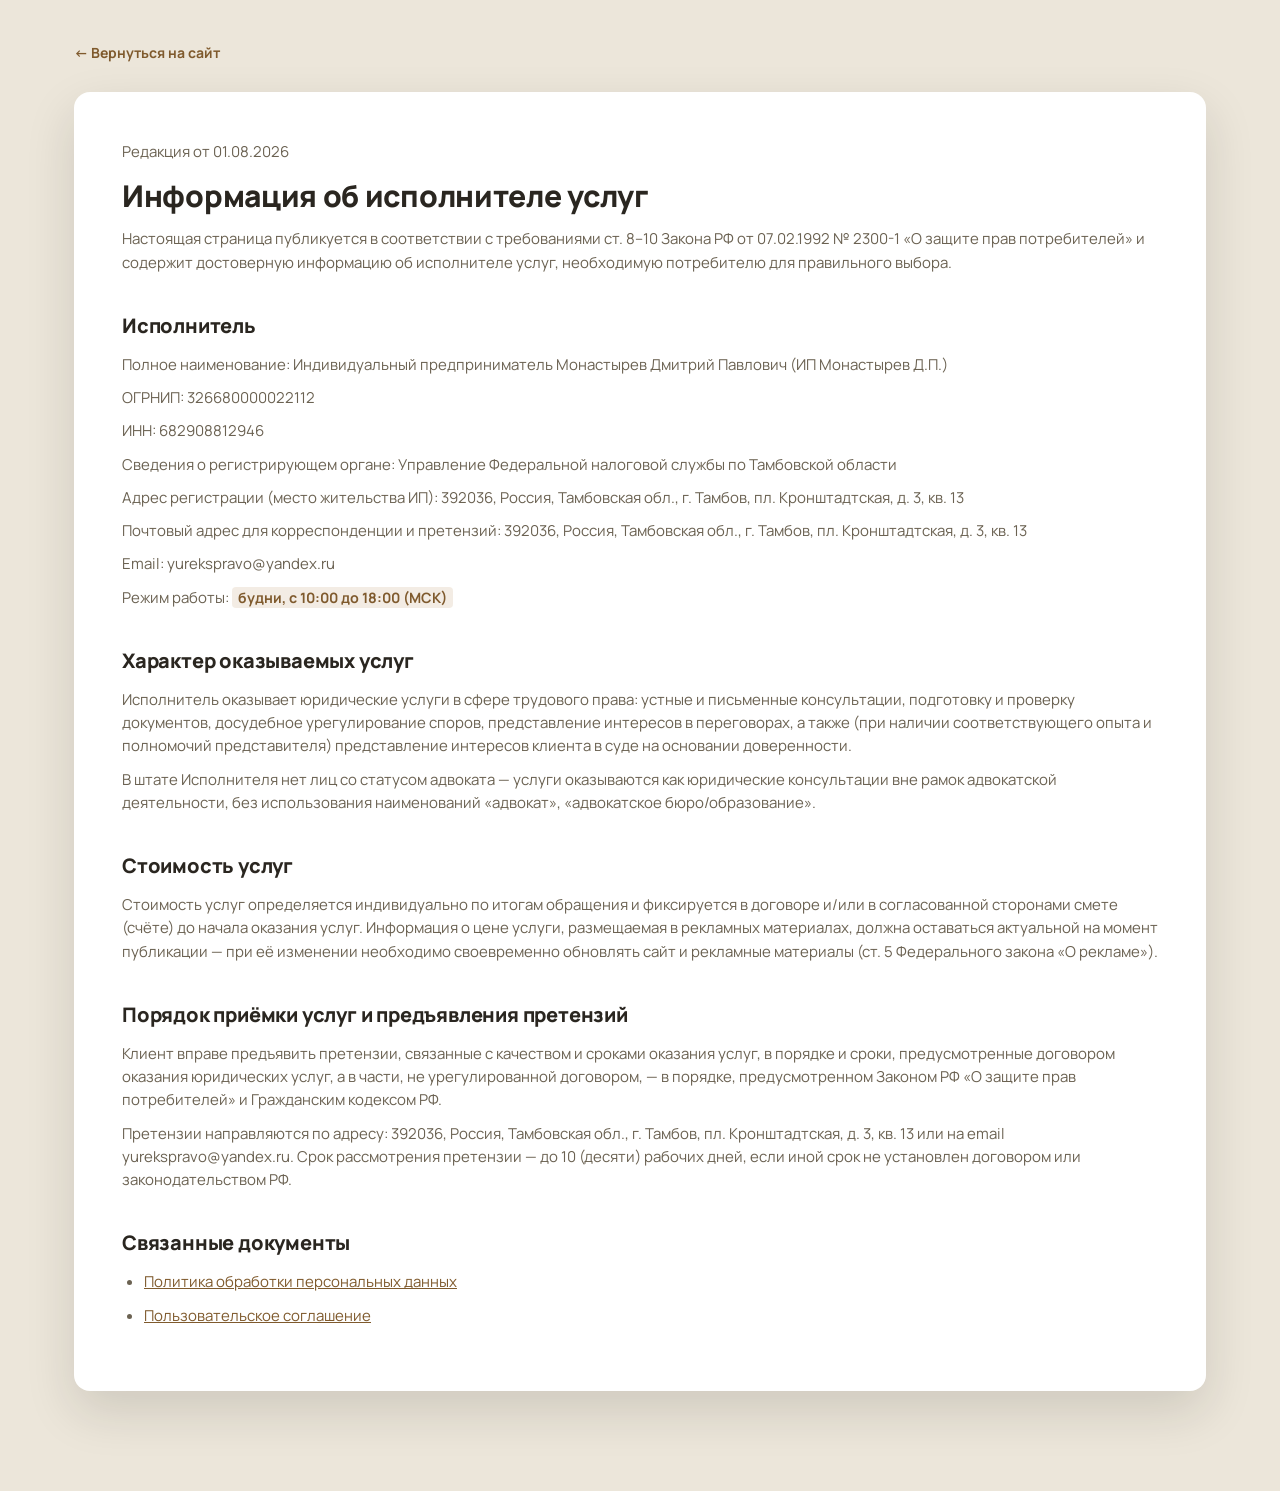
<file: legal/service-info.html>
<!DOCTYPE html>
<html lang="ru">
<head>
<meta charset="UTF-8">
<meta name="viewport" content="width=device-width, initial-scale=1.0">
<meta name="color-scheme" content="light">
<title>Информация об исполнителе услуг — Юрекс</title>
<meta name="robots" content="noindex">
<link rel="icon" href="../assets/favicon.svg" type="image/svg+xml">
<link href="https://fonts.googleapis.com/css2?family=Manrope:wght@400;500;600;700;800&display=swap" rel="stylesheet">
<link rel="stylesheet" href="../css/styles.css">
<link rel="stylesheet" href="../css/legal.css">
</head>
<body>

<section class="legal-page">
  <div class="container">
    <a href="../index.html#top" class="legal-back">← Вернуться на сайт</a>

    <article class="legal-doc">
      <p class="legal-doc__updated">Редакция от 01.08.2026</p>
      <h1>Информация об исполнителе услуг</h1>
      <p>Настоящая страница публикуется в соответствии с требованиями ст. 8–10 Закона РФ от 07.02.1992 № 2300-1 «О защите прав потребителей» и содержит достоверную информацию об исполнителе услуг, необходимую потребителю для правильного выбора.</p>

      <h2>Исполнитель</h2>
      <p>Полное наименование: Индивидуальный предприниматель Монастырев Дмитрий Павлович (ИП Монастырев Д.П.)</p>
      <p>ОГРНИП: 326680000022112</p>
      <p>ИНН: 682908812946</p>
      <p>Сведения о регистрирующем органе: Управление Федеральной налоговой службы по Тамбовской области</p>
      <p>Адрес регистрации (место жительства ИП): 392036, Россия, Тамбовская обл., г. Тамбов, пл. Кронштадтская, д. 3, кв. 13</p>
      <p>Почтовый адрес для корреспонденции и претензий: 392036, Россия, Тамбовская обл., г. Тамбов, пл. Кронштадтская, д. 3, кв. 13</p>
      <p>Email: yurekspravo@yandex.ru</p>
      <p>Режим работы: <span class="legal-doc__placeholder">будни, с 10:00 до 18:00 (МСК)</span></p>

      <h2>Характер оказываемых услуг</h2>
      <p>Исполнитель оказывает юридические услуги в сфере трудового права: устные и письменные консультации, подготовку и проверку документов, досудебное урегулирование споров, представление интересов в переговорах, а также (при наличии соответствующего опыта и полномочий представителя) представление интересов клиента в суде на основании доверенности.</p>
      <p>В штате Исполнителя нет лиц со статусом адвоката — услуги оказываются как юридические консультации вне рамок адвокатской деятельности, без использования наименований «адвокат», «адвокатское бюро/образование».</p>

      <h2>Стоимость услуг</h2>
      <p>Стоимость услуг определяется индивидуально по итогам обращения и фиксируется в договоре и/или в согласованной сторонами смете (счёте) до начала оказания услуг. Информация о цене услуги, размещаемая в рекламных материалах, должна оставаться актуальной на момент публикации — при её изменении необходимо своевременно обновлять сайт и рекламные материалы (ст. 5 Федерального закона «О рекламе»).</p>

      <h2>Порядок приёмки услуг и предъявления претензий</h2>
      <p>Клиент вправе предъявить претензии, связанные с качеством и сроками оказания услуг, в порядке и сроки, предусмотренные договором оказания юридических услуг, а в части, не урегулированной договором, — в порядке, предусмотренном Законом РФ «О защите прав потребителей» и Гражданским кодексом РФ.</p>
      <p>Претензии направляются по адресу: 392036, Россия, Тамбовская обл., г. Тамбов, пл. Кронштадтская, д. 3, кв. 13 или на email yurekspravo@yandex.ru. Срок рассмотрения претензии — до 10 (десяти) рабочих дней, если иной срок не установлен договором или законодательством РФ.</p>

      <h2>Связанные документы</h2>
      <ul>
        <li><a href="privacy-policy.html">Политика обработки персональных данных</a></li>
        <li><a href="user-agreement.html">Пользовательское соглашение</a></li>
      </ul>
    </article>
  </div>
</section>

</body>
</html>
</file>
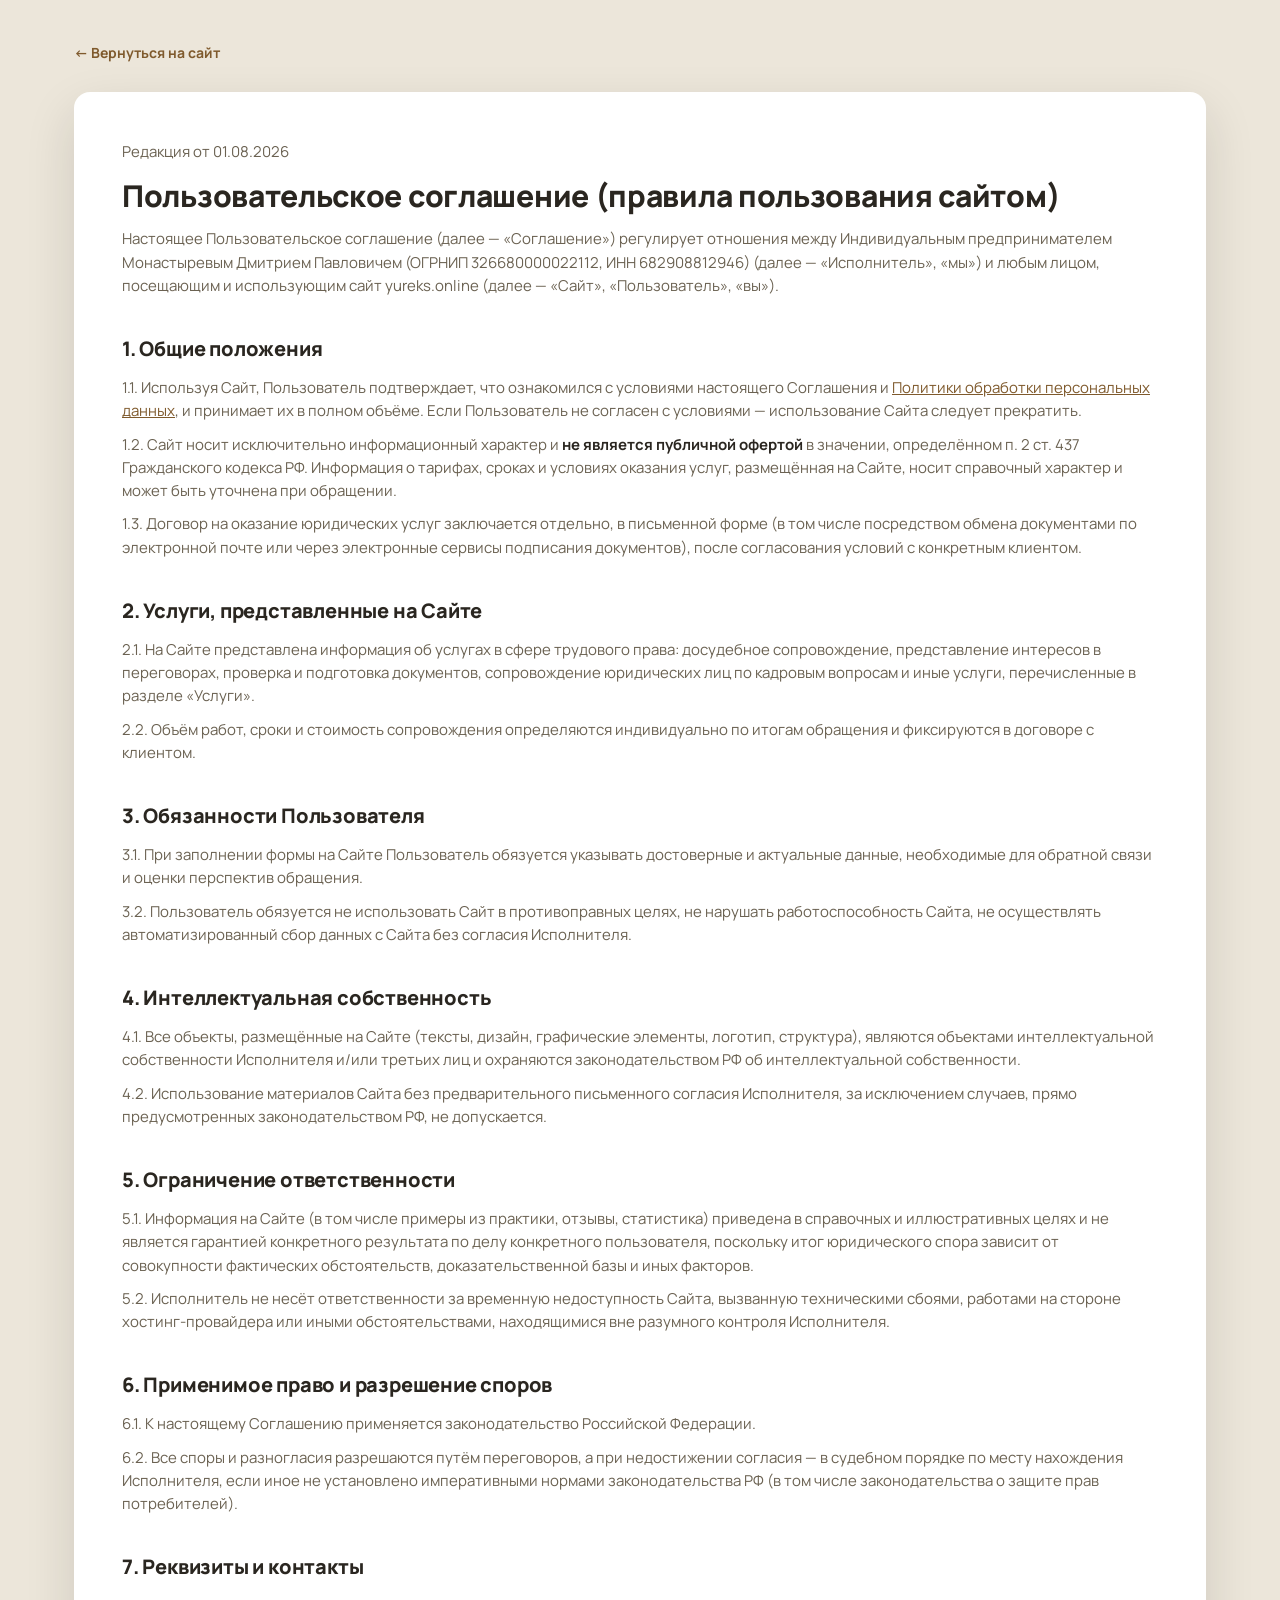
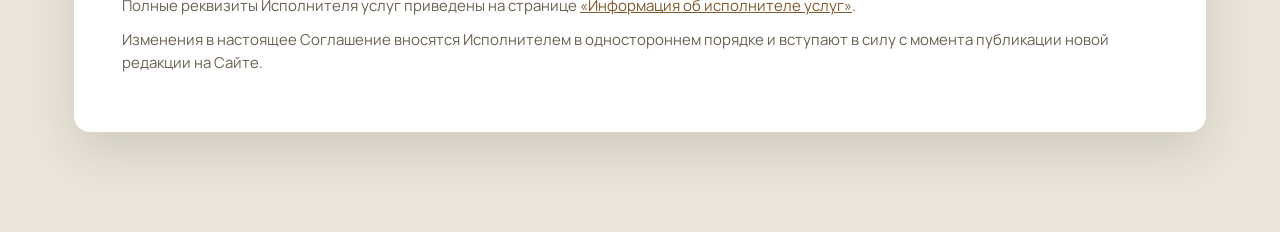
<file: legal/user-agreement.html>
<!DOCTYPE html>
<html lang="ru">
<head>
<meta charset="UTF-8">
<meta name="viewport" content="width=device-width, initial-scale=1.0">
<meta name="color-scheme" content="light">
<title>Пользовательское соглашение — Юрекс</title>
<meta name="robots" content="noindex">
<link rel="icon" href="../assets/favicon.svg" type="image/svg+xml">
<link href="https://fonts.googleapis.com/css2?family=Manrope:wght@400;500;600;700;800&display=swap" rel="stylesheet">
<link rel="stylesheet" href="../css/styles.css">
<link rel="stylesheet" href="../css/legal.css">
</head>
<body>

<section class="legal-page">
  <div class="container">
    <a href="../index.html#top" class="legal-back">← Вернуться на сайт</a>

    <article class="legal-doc">
      <p class="legal-doc__updated">Редакция от 01.08.2026</p>
      <h1>Пользовательское соглашение (правила пользования сайтом)</h1>
      <p>Настоящее Пользовательское соглашение (далее — «Соглашение») регулирует отношения между Индивидуальным предпринимателем Монастыревым Дмитрием Павловичем (ОГРНИП 326680000022112, ИНН 682908812946) (далее — «Исполнитель», «мы») и любым лицом, посещающим и использующим сайт yureks.online (далее — «Сайт», «Пользователь», «вы»).</p>

      <h2>1. Общие положения</h2>
      <p>1.1. Используя Сайт, Пользователь подтверждает, что ознакомился с условиями настоящего Соглашения и <a href="privacy-policy.html">Политики обработки персональных данных</a>, и принимает их в полном объёме. Если Пользователь не согласен с условиями — использование Сайта следует прекратить.</p>
      <p>1.2. Сайт носит исключительно информационный характер и <strong>не является публичной офертой</strong> в значении, определённом п. 2 ст. 437 Гражданского кодекса РФ. Информация о тарифах, сроках и условиях оказания услуг, размещённая на Сайте, носит справочный характер и может быть уточнена при обращении.</p>
      <p>1.3. Договор на оказание юридических услуг заключается отдельно, в письменной форме (в том числе посредством обмена документами по электронной почте или через электронные сервисы подписания документов), после согласования условий с конкретным клиентом.</p>

      <h2>2. Услуги, представленные на Сайте</h2>
      <p>2.1. На Сайте представлена информация об услугах в сфере трудового права: досудебное сопровождение, представление интересов в переговорах, проверка и подготовка документов, сопровождение юридических лиц по кадровым вопросам и иные услуги, перечисленные в разделе «Услуги».</p>
      <p>2.2. Объём работ, сроки и стоимость сопровождения определяются индивидуально по итогам обращения и фиксируются в договоре с клиентом.</p>

      <h2>3. Обязанности Пользователя</h2>
      <p>3.1. При заполнении формы на Сайте Пользователь обязуется указывать достоверные и актуальные данные, необходимые для обратной связи и оценки перспектив обращения.</p>
      <p>3.2. Пользователь обязуется не использовать Сайт в противоправных целях, не нарушать работоспособность Сайта, не осуществлять автоматизированный сбор данных с Сайта без согласия Исполнителя.</p>

      <h2>4. Интеллектуальная собственность</h2>
      <p>4.1. Все объекты, размещённые на Сайте (тексты, дизайн, графические элементы, логотип, структура), являются объектами интеллектуальной собственности Исполнителя и/или третьих лиц и охраняются законодательством РФ об интеллектуальной собственности.</p>
      <p>4.2. Использование материалов Сайта без предварительного письменного согласия Исполнителя, за исключением случаев, прямо предусмотренных законодательством РФ, не допускается.</p>

      <h2>5. Ограничение ответственности</h2>
      <p>5.1. Информация на Сайте (в том числе примеры из практики, отзывы, статистика) приведена в справочных и иллюстративных целях и не является гарантией конкретного результата по делу конкретного пользователя, поскольку итог юридического спора зависит от совокупности фактических обстоятельств, доказательственной базы и иных факторов.</p>
      <p>5.2. Исполнитель не несёт ответственности за временную недоступность Сайта, вызванную техническими сбоями, работами на стороне хостинг-провайдера или иными обстоятельствами, находящимися вне разумного контроля Исполнителя.</p>

      <h2>6. Применимое право и разрешение споров</h2>
      <p>6.1. К настоящему Соглашению применяется законодательство Российской Федерации.</p>
      <p>6.2. Все споры и разногласия разрешаются путём переговоров, а при недостижении согласия — в судебном порядке по месту нахождения Исполнителя, если иное не установлено императивными нормами законодательства РФ (в том числе законодательства о защите прав потребителей).</p>

      <h2>7. Реквизиты и контакты</h2>
      <p>Полные реквизиты Исполнителя услуг приведены на странице <a href="service-info.html">«Информация об исполнителе услуг»</a>.</p>
      <p>Изменения в настоящее Соглашение вносятся Исполнителем в одностороннем порядке и вступают в силу с момента публикации новой редакции на Сайте.</p>
    </article>
  </div>
</section>

</body>
</html>
</file>
<file: css/styles.css>
/* =========================================
   Юрекс — стили сайта
   ========================================= */

:root {
  color-scheme: light;
  /* Приглушённая каменная палитра: без яркого белого и без тусклых оттенков */
  --bg-dark: #3a352e;
  --bg-dark-2: #423d35;
  --bg-dark-3: #4b453b;
  --bg-light: #ece6da;
  --bg-muted: #ddd3c1;

  --text-light: #efe8da;
  --text-light-muted: #beb29b;
  --text-dark: #2a2620;
  --text-dark-muted: #6b6252;

  --accent: #a8763f;
  --accent-light: #c79657;
  --accent-dark: #7f5a2d;

  --border-dark: rgba(255, 255, 255, 0.1);
  --border-light: rgba(42, 38, 32, 0.12);

  --radius: 16px;
  --radius-sm: 10px;
  --container-w: 1180px;

  --font-display: 'Fraunces', Georgia, 'Iowan Old Style', serif;

  --shadow-soft: 0 20px 50px rgba(30, 25, 18, 0.14);
  --transition: 0.25s ease;
}

* { box-sizing: border-box; }
html { scroll-behavior: smooth; }

body {
  margin: 0;
  font-family: 'Manrope', 'Segoe UI', sans-serif;
  color: var(--text-dark);
  background: var(--bg-light);
  line-height: 1.55;
  -webkit-font-smoothing: antialiased;
}

img { max-width: 100%; display: block; }
a { color: inherit; text-decoration: none; }
ul { margin: 0; padding: 0; list-style: none; }
h1, h2, h3, h4 { margin: 0; font-weight: 800; letter-spacing: -0.01em; }
p { margin: 0; }

.container {
  max-width: var(--container-w);
  margin: 0 auto;
  padding: 0 24px;
}

/* ---------- Reveal animation ---------- */
.reveal {
  opacity: 0;
  transform: translateY(24px);
  transition: opacity 0.7s ease, transform 0.7s ease;
}
.reveal.is-visible {
  opacity: 1;
  transform: translateY(0);
}

/* ---------- Buttons ---------- */
.btn {
  display: inline-flex;
  align-items: center;
  justify-content: center;
  gap: 8px;
  border-radius: 999px;
  font-weight: 700;
  font-size: 15px;
  padding: 14px 28px;
  cursor: pointer;
  border: 1.5px solid transparent;
  transition: all var(--transition);
  white-space: nowrap;
}
.btn--sm { padding: 10px 20px; font-size: 14px; }
.btn--lg { padding: 17px 34px; font-size: 16px; }
.btn--block { width: 100%; }

.btn--primary {
  background: linear-gradient(135deg, var(--accent-light), var(--accent-dark));
  color: #26201a;
  box-shadow: 0 10px 24px rgba(127, 90, 45, 0.3);
}
.btn--primary:hover {
  transform: translateY(-2px);
  box-shadow: 0 14px 30px rgba(127, 90, 45, 0.4);
}

.btn--outline {
  background: transparent;
  border-color: var(--accent);
  color: var(--text-light);
}
.btn--outline:hover {
  background: rgba(168, 118, 63, 0.16);
  transform: translateY(-2px);
}

/* ---------- Header ---------- */
.header {
  position: fixed;
  top: 0; left: 0; right: 0;
  z-index: 100;
  padding: 18px 0;
  background: rgba(58, 53, 46, 0.55);
  backdrop-filter: blur(14px);
  border-bottom: 1px solid transparent;
  transition: all var(--transition);
}
.header.is-scrolled {
  padding: 12px 0;
  background: rgba(58, 53, 46, 0.92);
  border-bottom-color: var(--border-dark);
}

.header__inner {
  display: flex;
  align-items: center;
  justify-content: space-between;
  gap: 24px;
}

.logo {
  display: flex;
  align-items: center;
  gap: 10px;
  font-weight: 800;
  font-size: 19px;
  color: var(--text-light);
}
.logo__badge {
  display: grid;
  place-items: center;
  width: 34px;
  height: 34px;
  color: var(--accent-light);
  flex-shrink: 0;
}
.logo__badge svg {
  width: 100%;
  height: 100%;
}
.accent-text { color: var(--accent-light); }

.nav {
  display: flex;
  align-items: center;
  gap: 30px;
}
.nav__link {
  color: var(--text-light-muted);
  font-weight: 600;
  font-size: 15px;
  transition: color var(--transition);
}
.nav__link:hover { color: var(--text-light); }

.header__actions {
  display: flex;
  align-items: center;
  gap: 20px;
}
.burger {
  display: none;
  flex-direction: column;
  justify-content: center;
  gap: 5px;
  width: 34px;
  height: 34px;
  background: none;
  border: none;
  cursor: pointer;
  padding: 0;
}
.burger span {
  display: block;
  height: 2px;
  width: 100%;
  background: var(--text-light);
  border-radius: 2px;
  transition: all var(--transition);
}
.burger.is-open span:nth-child(1) { transform: translateY(7px) rotate(45deg); }
.burger.is-open span:nth-child(2) { opacity: 0; }
.burger.is-open span:nth-child(3) { transform: translateY(-7px) rotate(-45deg); }

/* ---------- Hero ---------- */
.hero {
  position: relative;
  background: radial-gradient(ellipse 80% 60% at 50% -10%, #4d473d 0%, var(--bg-dark) 55%);
  padding: 170px 0 90px;
  overflow: hidden;
}
.hero__glow {
  position: absolute;
  top: -200px;
  left: 50%;
  transform: translateX(-50%);
  width: 900px;
  height: 500px;
  background: radial-gradient(circle, rgba(199, 150, 87, 0.16) 0%, transparent 70%);
  pointer-events: none;
}
.hero::before {
  content: '';
  position: absolute;
  inset: 0;
  background-image: url("data:image/svg+xml;utf8,<svg xmlns='http://www.w3.org/2000/svg'><filter id='n'><feTurbulence type='fractalNoise' baseFrequency='0.85' numOctaves='2' stitchTiles='stitch'/></filter><rect width='100%25' height='100%25' filter='url(%23n)'/></svg>");
  opacity: 0.05;
  mix-blend-mode: overlay;
  pointer-events: none;
}
.hero__inner {
  position: relative;
  text-align: center;
  max-width: 880px;
}

.eyebrow {
  display: inline-block;
  color: var(--accent-light);
  font-weight: 700;
  font-size: 14px;
  letter-spacing: 0.08em;
  text-transform: uppercase;
  margin-bottom: 18px;
  padding: 6px 16px;
  border: 1px solid rgba(168, 118, 63, 0.35);
  border-radius: 999px;
}
.eyebrow--dark { color: var(--accent-dark); border-color: rgba(127, 90, 45, 0.3); }

.hero__title {
  font-family: var(--font-display);
  font-weight: 600;
  color: var(--text-light);
  font-size: clamp(34px, 5.2vw, 58px);
  line-height: 1.12;
  margin-bottom: 24px;
  text-wrap: balance;
}

.hero__subtitle {
  color: var(--text-light-muted);
  font-size: 18px;
  max-width: 680px;
  margin: 0 auto 38px;
}

.hero__actions {
  display: flex;
  justify-content: center;
  gap: 16px;
  flex-wrap: wrap;
}

/* ---------- Sections ---------- */
.section { padding: 100px 0; }
.section--light { background: var(--bg-light); }
.section--muted { background: var(--bg-muted); }
.section--dark { background: var(--bg-dark); }

.section__title {
  font-size: clamp(28px, 3.6vw, 40px);
  text-align: center;
  max-width: 720px;
  margin: 0 auto 18px;
}
.section__title--light { color: var(--text-light); }

.section__subtitle {
  text-align: center;
  max-width: 620px;
  margin: 0 auto 56px;
  color: var(--text-dark-muted);
  font-size: 17px;
}
.section__subtitle--light { color: var(--text-light-muted); }

.section > .container > .eyebrow,
.section > .container > .eyebrow--dark {
  display: block;
  width: fit-content;
  margin: 0 auto 18px;
}

/* ---------- Grid ---------- */
.grid { display: grid; gap: 28px; }
.grid--4 { grid-template-columns: repeat(4, 1fr); }
.grid--3 { grid-template-columns: repeat(3, 1fr); }

/* ---------- Service cards ---------- */
.services-grid {
  display: flex;
  flex-wrap: wrap;
  justify-content: center;
}
.services-grid .card {
  flex: 0 1 calc((100% - 56px) / 3);
  min-width: 280px;
}
.card {
  background: linear-gradient(165deg, #fbf8f1 0%, var(--bg-light) 100%);
  border-radius: var(--radius);
  padding: 34px 26px;
  box-shadow: 0 2px 3px rgba(42, 32, 20, 0.06), 0 20px 36px -10px rgba(42, 32, 20, 0.2);
  transition: transform var(--transition), box-shadow var(--transition);
}
.card:hover {
  transform: translateY(-6px);
  box-shadow: 0 4px 6px rgba(42, 32, 20, 0.08), 0 28px 48px -10px rgba(42, 32, 20, 0.28);
}
.card__icon {
  width: 56px;
  height: 56px;
  color: var(--accent);
  margin-bottom: 20px;
}
.card__icon svg {
  width: 100%;
  height: 100%;
}
.card__title {
  font-size: 18px;
  margin-bottom: 10px;
}
.card__desc {
  color: var(--text-dark-muted);
  font-size: 14.5px;
  margin-bottom: 16px;
}
.card__list li {
  position: relative;
  padding-left: 18px;
  color: var(--text-dark-muted);
  font-size: 14.5px;
  margin-bottom: 8px;
}
.card__list li::before {
  content: '';
  position: absolute;
  left: 0;
  top: 8px;
  width: 6px;
  height: 6px;
  border-radius: 50%;
  background: var(--accent);
}

/* ---------- Why us bento ---------- */
.whyus-bento {
  display: grid;
  grid-template-columns: repeat(3, minmax(0, 1fr));
  grid-auto-rows: minmax(150px, auto);
  gap: 20px;
}
.whyus-tile {
  background: linear-gradient(160deg, var(--bg-dark-2), var(--bg-dark));
  border-radius: var(--radius);
  padding: 30px 28px;
  display: flex;
  flex-direction: column;
  justify-content: center;
  box-shadow: inset 0 1px 0 rgba(255, 255, 255, 0.05), 0 16px 30px rgba(10, 8, 5, 0.28);
  transition: transform var(--transition), box-shadow var(--transition);
}
.whyus-tile:hover {
  transform: translateY(-4px);
  box-shadow: inset 0 1px 0 rgba(255, 255, 255, 0.06), 0 22px 40px rgba(10, 8, 5, 0.34);
}
.whyus-tile--lg {
  grid-column: span 2;
  grid-row: span 2;
}
.whyus-tile__icon {
  width: 52px;
  height: 52px;
  flex-shrink: 0;
  color: var(--accent-light);
  margin-bottom: 18px;
}
.whyus-tile__icon svg {
  width: 100%;
  height: 100%;
}
.whyus-tile--lg .whyus-tile__icon {
  width: 60px;
  height: 60px;
  margin-bottom: 22px;
}
.whyus-tile h3 {
  color: var(--text-light);
  font-size: 16px;
  margin: 0;
}
.whyus-tile--lg h3 {
  font-size: 21px;
  margin-bottom: 12px;
}
.whyus-tile--lg p {
  color: var(--text-light-muted);
  font-size: 15px;
  margin: 0;
  max-width: 42ch;
}

/* ---------- Process ---------- */
.process {
  display: grid;
  grid-template-columns: repeat(4, 1fr);
  gap: 30px;
  position: relative;
}
.process__step {
  position: relative;
  padding: 10px 8px 0;
}
.process__num {
  display: block;
  font-size: 40px;
  font-weight: 800;
  color: var(--accent);
  opacity: 0.5;
  margin-bottom: 14px;
}
.process__step h3 {
  font-size: 18px;
  margin-bottom: 10px;
}
.process__step p {
  color: var(--text-dark-muted);
  font-size: 14.5px;
}

/* ---------- Reviews ---------- */
.reviews-carousel {
  display: flex;
  align-items: center;
  gap: 20px;
}
.reviews-carousel__viewport {
  overflow: hidden;
  flex: 1;
  min-width: 0;
}
.reviews-carousel__track {
  display: flex;
  align-items: flex-start;
  gap: 28px;
  transition: transform 0.5s cubic-bezier(0.65, 0, 0.35, 1);
}
.reviews-carousel__arrow {
  display: grid;
  place-items: center;
  flex-shrink: 0;
  width: 48px;
  height: 48px;
  border-radius: 50%;
  border: 1.5px solid var(--border-light);
  background: var(--bg-light);
  color: var(--text-dark);
  cursor: pointer;
  transition: all var(--transition);
}
.reviews-carousel__arrow svg { width: 20px; height: 20px; }
.reviews-carousel__arrow:hover {
  background: var(--accent);
  border-color: var(--accent);
  color: #fff;
  transform: translateY(-2px);
}
.reviews-carousel__dots {
  display: flex;
  justify-content: center;
  gap: 8px;
  margin-top: 28px;
}
.reviews-carousel__dot {
  width: 8px;
  height: 8px;
  border-radius: 50%;
  border: none;
  padding: 0;
  background: var(--border-light);
  cursor: pointer;
  transition: all var(--transition);
}
.reviews-carousel__dot.is-active {
  background: var(--accent);
  width: 22px;
  border-radius: 4px;
}

.review-card {
  flex: 0 0 calc((100% - 56px) / 3);
  min-width: 0;
  min-height: 360px;
  display: flex;
  flex-direction: column;
  background: var(--bg-light);
  border: 1px solid var(--border-light);
  border-radius: var(--radius);
  padding: 30px;
  box-shadow: 0 10px 30px rgba(0,0,0,0.04);
}
.review-card__stars {
  color: var(--accent);
  letter-spacing: 3px;
  margin-bottom: 16px;
  font-size: 15px;
}
.review-card__text {
  color: var(--text-dark);
  font-size: 15px;
  margin-bottom: 24px;
}
.review-card__author {
  display: flex;
  align-items: center;
  gap: 12px;
  margin-top: auto;
}
.review-card__avatar {
  width: 42px;
  height: 42px;
  border-radius: 50%;
  background: linear-gradient(135deg, var(--accent-light), var(--accent-dark));
  color: #26201a;
  display: grid;
  place-items: center;
  font-weight: 800;
  font-size: 13px;
  flex-shrink: 0;
}
.review-card__name { font-weight: 700; font-size: 14.5px; }

/* ---------- Contact / Form ---------- */
.contact__inner {
  display: grid;
  grid-template-columns: 1fr 1.1fr;
  gap: 60px;
  align-items: start;
}
.contact__info .section__title,
.contact__info .section__subtitle {
  text-align: left;
  max-width: none;
  margin-left: 0;
  margin-right: 0;
}
.contact__info .section__subtitle {
  margin-bottom: 0;
}
.contact__points {
  margin: 28px 0 34px;
}
.contact__points li {
  position: relative;
  padding-left: 26px;
  color: var(--text-light-muted);
  font-size: 15px;
  margin-bottom: 12px;
}
.contact__points li::before {
  content: '✓';
  position: absolute;
  left: 0;
  color: var(--accent-light);
  font-weight: 800;
}
.contact__direct {
  display: flex;
  gap: 30px;
  flex-wrap: wrap;
  padding-top: 24px;
  border-top: 1px solid var(--border-dark);
}
.contact__direct-item { display: flex; flex-direction: column; gap: 4px; }
.contact__direct-label { color: var(--text-light-muted); font-size: 13px; }
.contact__direct-value { color: var(--text-light); font-weight: 700; font-size: 16px; }

.form {
  background: var(--bg-dark-2);
  border: 1px solid var(--border-dark);
  border-radius: var(--radius);
  padding: 36px;
  display: flex;
  flex-direction: column;
  gap: 18px;
}
.form__row {
  display: grid;
  grid-template-columns: 1fr 1fr;
  gap: 18px;
}
.form__field {
  display: flex;
  flex-direction: column;
  gap: 8px;
  font-size: 14px;
  color: var(--text-light-muted);
  font-weight: 600;
}
.form__field input,
.form__field select,
.form__field textarea {
  font-family: inherit;
  background: var(--bg-dark-3);
  border: 1px solid var(--border-dark);
  border-radius: var(--radius-sm);
  padding: 13px 14px;
  color: var(--text-light);
  font-size: 15px;
  outline: none;
  transition: border-color var(--transition);
  resize: vertical;
}
.form__field input:focus,
.form__field select:focus,
.form__field textarea:focus {
  border-color: var(--accent);
}
.form__field input::placeholder,
.form__field textarea::placeholder { color: #8a8069; }

.form__checkbox {
  display: flex;
  gap: 10px;
  align-items: flex-start;
  font-size: 13px;
  color: var(--text-light-muted);
  cursor: pointer;
}
.form__checkbox input { margin-top: 3px; }
.form__checkbox a { color: var(--accent-light); text-decoration: underline; }

.form__honeypot {
  position: absolute !important;
  left: -9999px !important;
  width: 1px; height: 1px; opacity: 0;
}

.form__status {
  min-height: 20px;
  font-size: 14px;
  font-weight: 700;
  text-align: center;
}
.form__status.is-success { color: #7cd992; }
.form__status.is-error { color: #e08a8a; }

/* ---------- Footer ---------- */
.footer {
  background: #2e2a24;
  padding: 70px 0 26px;
}
.footer__inner {
  display: grid;
  grid-template-columns: 1.6fr 1fr 1fr 1fr;
  gap: 40px;
  padding-bottom: 46px;
  border-bottom: 1px solid var(--border-dark);
}
.footer__col { display: flex; flex-direction: column; gap: 12px; }
.footer__col h4 {
  color: var(--text-light);
  font-size: 15px;
  margin-bottom: 6px;
}
.footer__col a, .footer__col span {
  color: var(--text-light-muted);
  font-size: 14.5px;
  transition: color var(--transition);
}
.footer__col a:hover { color: var(--accent-light); }
.footer__desc {
  color: var(--text-light-muted);
  font-size: 14px;
  margin-top: 12px;
  max-width: 280px;
}
.logo--footer { margin-bottom: 4px; }

/*
 * Оборачиваем заголовок и кнопку в общий блок, который сам сжимается по
 * содержимому (width: fit-content). Его ширина при этом определяется
 * САМЫМ широким ребёнком — это заголовок. align-items: stretch растягивает
 * кнопку (у которой нет собственной width) ровно до этой ширины, поэтому
 * её правый край всегда совпадает с правым краем заголовка, без ручного
 * подбора пикселей. Чтобы это работало, кнопка должна быть заведомо уже
 * заголовка сама по себе — поэтому у неё уменьшены отступы и шрифт.
 */
.footer__telegram-group {
  display: flex;
  flex-direction: column;
  align-items: stretch;
  width: fit-content;
  gap: 18px;
}

.footer__col a.footer__telegram-btn {
  margin: 0;
  padding: 10px 16px;
  font-size: 13.5px;
  color: var(--text-light);
  white-space: nowrap;
}
.footer__col a.footer__telegram-btn:hover { color: var(--text-light); }
.footer__telegram-btn svg { display: block; width: 16px; height: 16px; flex-shrink: 0; }

.footer__bottom {
  display: flex;
  justify-content: space-between;
  flex-wrap: wrap;
  gap: 10px;
  padding-top: 22px;
  color: #948a76;
  font-size: 13px;
}

.footer__legal-links {
  display: flex;
  flex-wrap: wrap;
  gap: 4px 16px;
}
.footer__legal-links a {
  color: #948a76;
  text-decoration: underline;
  text-underline-offset: 2px;
}
.footer__legal-links a:hover { color: var(--text-light); }

/* ---------- Floating action button ---------- */
.fab {
  position: fixed;
  right: 28px;
  bottom: 28px;
  width: 58px;
  height: 58px;
  border-radius: 50%;
  background: linear-gradient(135deg, var(--accent-light), var(--accent-dark));
  color: #26201a;
  display: grid;
  place-items: center;
  box-shadow: 0 12px 30px rgba(127, 90, 45, 0.35);
  z-index: 90;
  transition: transform var(--transition);
}
.fab:hover { transform: scale(1.08); }
.fab svg { width: 24px; height: 24px; }

/* ---------- Responsive ---------- */
@media (max-width: 1020px) {
  .grid--4 { grid-template-columns: repeat(2, 1fr); }
  .process { grid-template-columns: repeat(2, 1fr); }
  .footer__inner { grid-template-columns: 1fr 1fr; }
}

@media (max-width: 900px) {
  .nav { display: none; }
  .burger { display: flex; }

  .nav.is-open {
    display: flex;
    flex-direction: column;
    position: absolute;
    top: 100%;
    left: 0;
    right: 0;
    background: rgba(58, 53, 46, 0.98);
    padding: 20px 24px 26px;
    gap: 18px;
    border-bottom: 1px solid var(--border-dark);
  }

  .contact__inner { grid-template-columns: 1fr; }
  .grid--3 { grid-template-columns: 1fr 1fr; }
  .review-card { flex-basis: calc((100% - 28px) / 2); }
  .services-grid .card { flex-basis: calc((100% - 28px) / 2); }

  .whyus-bento { grid-template-columns: repeat(2, minmax(0, 1fr)); }
  .whyus-tile--lg { grid-column: span 2; grid-row: span 1; }
}

@media (max-width: 640px) {
  .header__actions .btn--sm { display: none; }
  .hero { padding: 130px 0 60px; }
  .grid--4, .grid--3 { grid-template-columns: 1fr; }
  .process { grid-template-columns: 1fr; }
  .form__row { grid-template-columns: 1fr; }
  .footer__inner { grid-template-columns: 1fr; }
  .reviews-carousel { gap: 10px; }
  .reviews-carousel__arrow { width: 40px; height: 40px; }
  .review-card { flex-basis: 100%; }
  .services-grid .card { flex-basis: 100%; }
  .footer__bottom { flex-direction: column; text-align: center; }

  .whyus-bento { grid-template-columns: 1fr; }
  .whyus-tile--lg { grid-column: span 1; grid-row: span 1; }
}
</file>
<file: css/legal.css>
/* =========================================
   Юрекс — стили юридических страниц
   (политика конфиденциальности, соглашения и т.д.)
   ========================================= */

.legal-page {
  background: var(--bg-light);
  min-height: 100vh;
  padding: 40px 0 100px;
}

.legal-back {
  display: inline-flex;
  align-items: center;
  gap: 8px;
  color: var(--accent-dark);
  font-weight: 700;
  font-size: 14px;
  margin-bottom: 28px;
}
.legal-back:hover { color: var(--accent); }

.legal-doc {
  background: #fff;
  border-radius: var(--radius);
  padding: 48px;
  box-shadow: var(--shadow-soft);
}

.legal-doc__updated {
  color: var(--text-dark-muted);
  font-size: 14px;
  margin-bottom: 8px;
}

.legal-doc h1 {
  font-size: 30px;
  margin-bottom: 8px;
  color: var(--text-dark);
}

.legal-doc h2 {
  font-size: 20px;
  margin: 36px 0 12px;
  color: var(--text-dark);
}

.legal-doc h3 {
  font-size: 16px;
  margin: 20px 0 8px;
  color: var(--text-dark);
}

.legal-doc p,
.legal-doc li {
  font-size: 15px;
  color: var(--text-dark-muted);
  margin-bottom: 10px;
}

.legal-doc ul,
.legal-doc ol {
  margin: 0 0 16px;
  padding-left: 22px;
}
.legal-doc ul { list-style: disc; }
.legal-doc ol { list-style: decimal; }

.legal-doc a { color: var(--accent-dark); text-decoration: underline; }
.legal-doc a:hover { color: var(--accent); }

.legal-doc strong { color: var(--text-dark); }

.legal-doc__placeholder {
  background: rgba(168, 118, 63, 0.14);
  color: var(--accent-dark);
  padding: 1px 6px;
  border-radius: 4px;
  font-weight: 700;
  font-size: 0.95em;
}

.legal-table {
  width: 100%;
  border-collapse: collapse;
  margin: 16px 0 24px;
  font-size: 14px;
}
.legal-table th,
.legal-table td {
  border: 1px solid var(--border-light);
  padding: 10px 12px;
  text-align: left;
  vertical-align: top;
}
.legal-table th {
  background: var(--bg-muted);
  color: var(--text-dark);
  font-weight: 700;
}
.legal-table td {
  color: var(--text-dark-muted);
}

.legal-toc {
  background: var(--bg-light);
  border: 1px solid var(--border-light);
  border-radius: var(--radius-sm);
  padding: 20px 24px;
  margin: 24px 0 36px;
}
.legal-toc p { font-weight: 700; color: var(--text-dark); margin-bottom: 10px; }
.legal-toc ol { margin: 0; }
.legal-toc a { text-decoration: none; }
.legal-toc a:hover { text-decoration: underline; }
</file>
